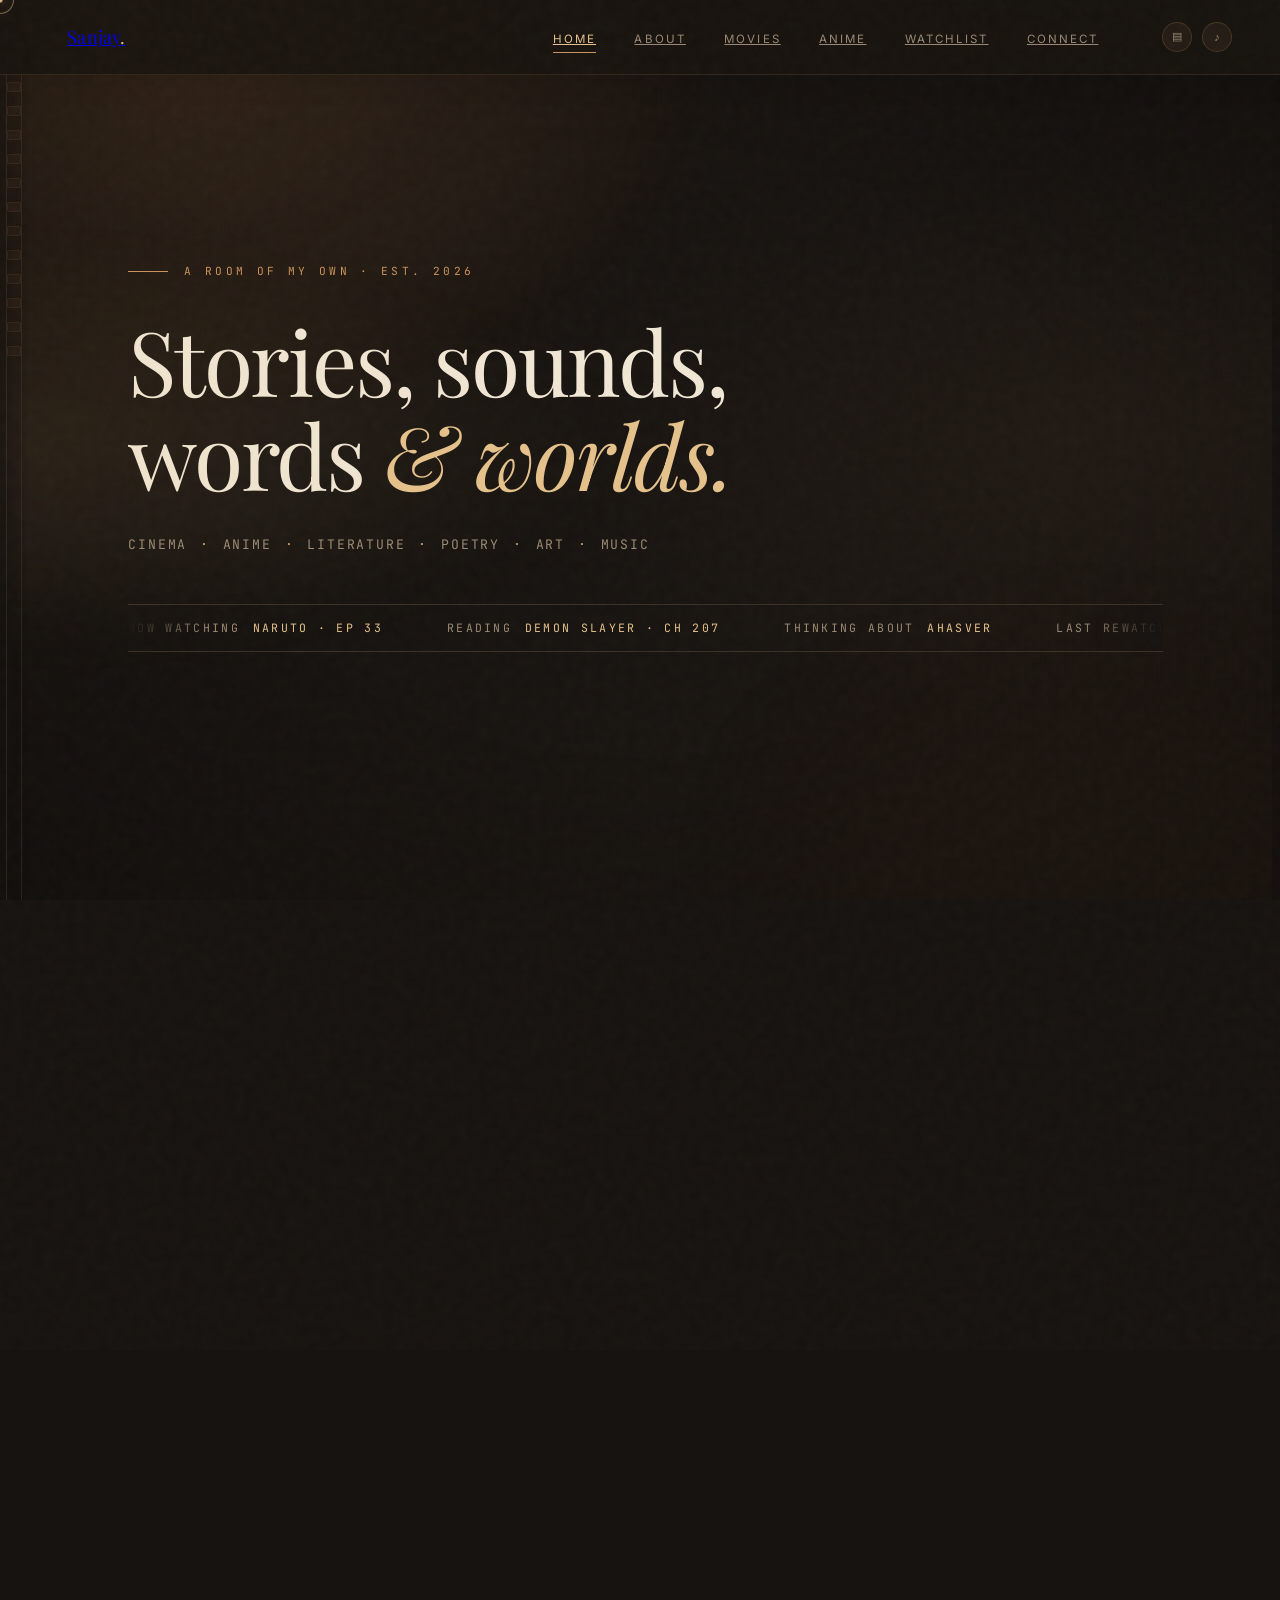
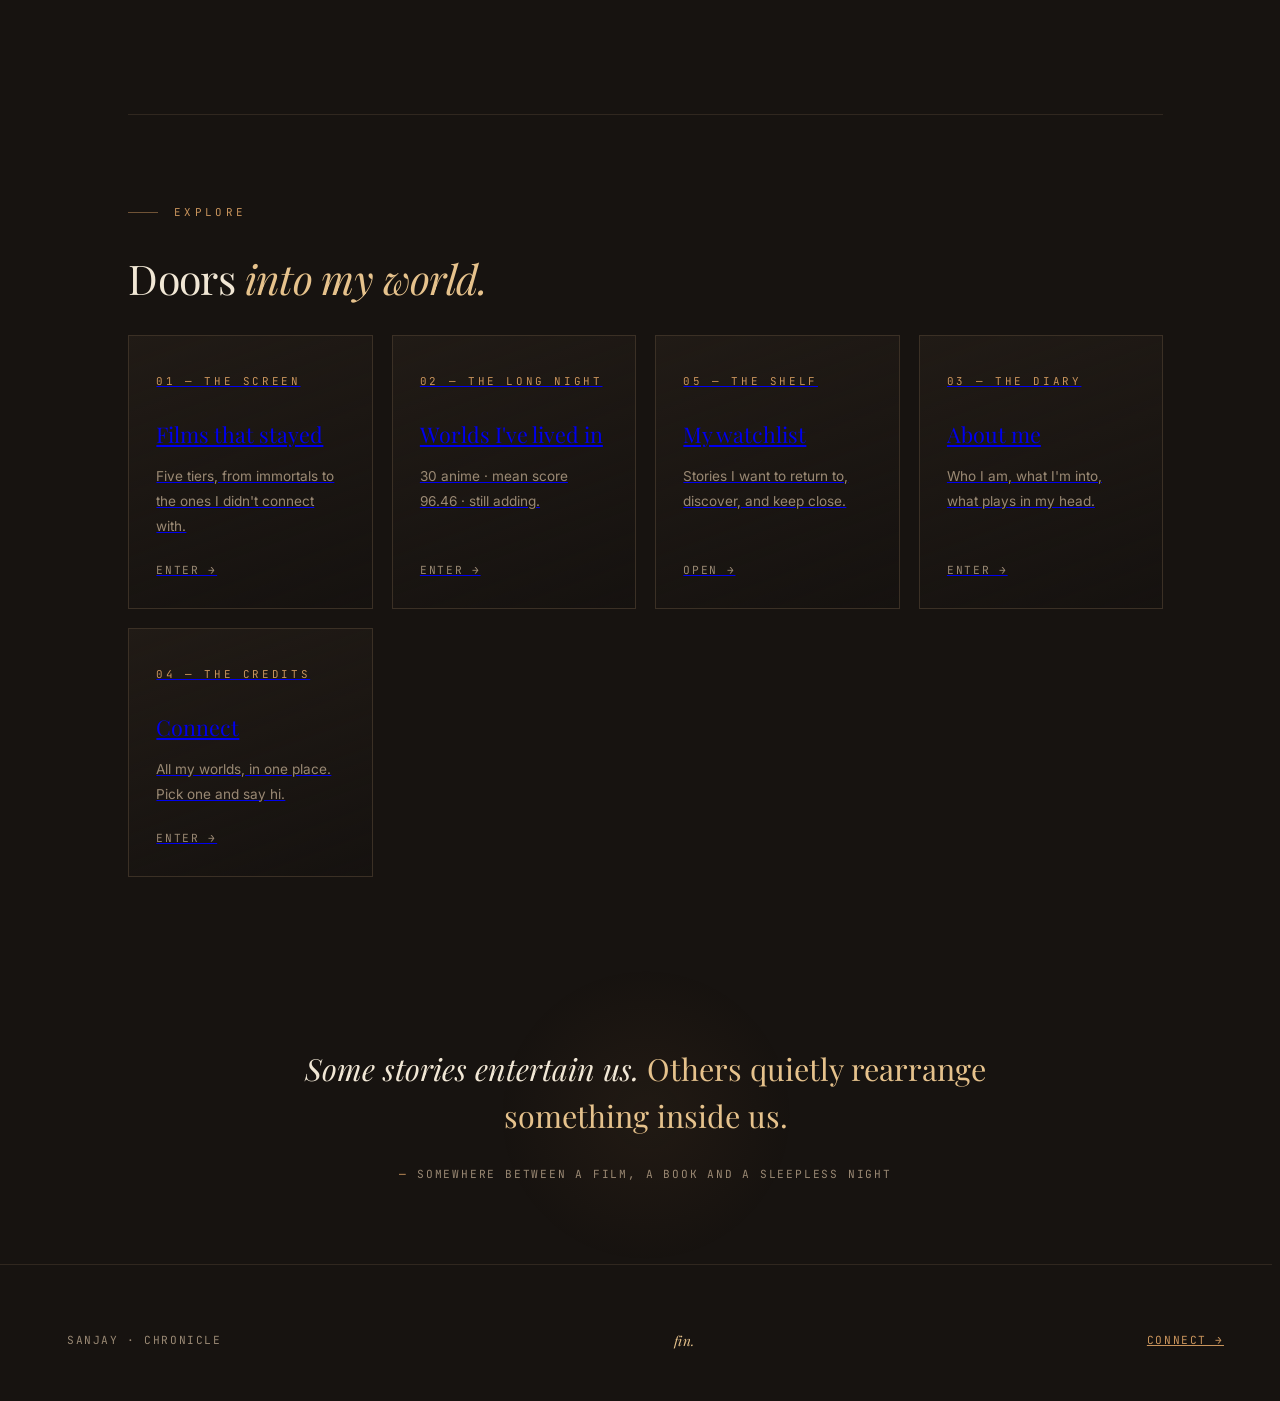
<file: index.html>
<!DOCTYPE html>
<html lang="en">
<head>
<meta charset="UTF-8">
<meta name="viewport" content="width=device-width, initial-scale=1.0">
<title>Sanjay · Stories, sounds, words & worlds</title>
<meta name="description" content="A room of my own. Films, anime, books, music, and the stories that shaped me.">
<link rel="preconnect" href="https://fonts.googleapis.com">
<link rel="preconnect" href="https://fonts.gstatic.com" crossorigin>
<link href="https://fonts.googleapis.com/css2?family=Playfair+Display:ital,wght@0,400;0,500;1,400;1,500&family=Inter:wght@300;400;500&family=JetBrains+Mono:wght@300;400&display=swap" rel="stylesheet">
<link rel="stylesheet" href="assets/style.css">
</head>
<body>

<div class="filmstrip">
  <div class="hole"></div><div class="hole"></div><div class="hole"></div>
  <div class="hole"></div><div class="hole"></div><div class="hole"></div>
  <div class="hole"></div><div class="hole"></div><div class="hole"></div>
  <div class="hole"></div><div class="hole"></div><div class="hole"></div>
  <div class="hole"></div><div class="hole"></div><div class="hole"></div>
</div>

<nav>
  <a href="index.html" class="brand">Sanjay<span>.</span></a>
  <ul>
    <li><a href="index.html" class="navlink">Home</a></li>
    <li><a href="about.html" class="navlink">About</a></li>
    <li><a href="movies.html" class="navlink">Movies</a></li>
    <li><a href="anime.html" class="navlink">Anime</a></li>
    <li><a href="watchlist.html" class="navlink">Watchlist</a></li>
    <li><a href="connect.html" class="navlink">Connect</a></li>
    <li class="nav-tools">
      <button class="tool-btn" id="toggle-scanlines" title="Toggle scanlines">▤</button>
      <button class="tool-btn" id="toggle-sound" title="Toggle sound">♪</button>
    </li>
  </ul>
</nav>

<main>
  <div class="container">

    <section class="hero">
      <div class="eyebrow">A room of my own · est. 2026</div>
      <h1>Stories, sounds,<br>words <em>& worlds.</em></h1>
      <div class="sub">
        <span>Cinema</span> <b>·</b>
        <span>Anime</span> <b>·</b>
        <span>Literature</span> <b>·</b>
        <span>Poetry</span> <b>·</b>
        <span>Art</span> <b>·</b>
        <span>Music</span>
      </div>

      <div class="marquee">
        <div class="marquee-track">
          <span><i>Now watching</i> <b>Naruto · ep 33</b></span>
          <span><i>Reading</i> <b>Demon Slayer · ch 207</b></span>
          <span><i>Thinking about</i> <b>Ahasver</b></span>
          <span><i>Last rewatch</i> <b>96 · 8th time</b></span>
          <span><i>Now watching</i> <b>Naruto · ep 33</b></span>
          <span><i>Reading</i> <b>Demon Slayer · ch 207</b></span>
          <span><i>Thinking about</i> <b>Ahasver</b></span>
          <span><i>Last rewatch</i> <b>96 · 8th time</b></span>
        </div>
      </div>
    </section>

    <section class="bordered reveal">
      <div class="section-label">Introduction</div>
      <h2>I find pieces of myself <em>in stories.</em></h2>
      <p>I've always been drawn to the things that make us feel something. A film that stays in my head long after the credits. A song that suddenly brings back a memory. An anime world I don't want to leave. A book whose characters begin to feel strangely familiar. A poem that says, in a few lines, what I couldn't put into words.</p>
      <p>This is a small corner of the internet for all of that. <strong>Not a portfolio. Not a catalogue.</strong> Just a collection of the things I love, discover, and keep coming back to.</p>
    </section>

    <section class="bordered reveal">
      <div class="section-label">Currently in my head</div>
      <div class="currently-grid">
        <div class="currently-card">
          <div class="label">Watching</div>
          <div class="value">Naruto</div>
          <div class="note">33 episodes in. The journey begins.</div>
        </div>
        <div class="currently-card">
          <div class="label">Reading</div>
          <div class="value">Demon Slayer</div>
          <div class="note">Manga · 207 chapters · ongoing.</div>
        </div>
        <div class="currently-card">
          <div class="label">Thinking about</div>
          <div class="value">Ahasver</div>
          <div class="note">Still can't stop thinking about that ending.</div>
        </div>
      </div>
    </section>

    <section class="bordered reveal">
      <div class="section-label">Explore</div>
      <h2>Doors <em>into my world.</em></h2>
      <div class="doors">
        <a href="movies.html" class="door">
          <div class="num">01 — THE SCREEN</div>
          <h3>Films that stayed</h3>
          <p>Five tiers, from immortals to the ones I didn't connect with.</p>
          <div class="arrow">ENTER →</div>
        </a>
        <a href="anime.html" class="door">
          <div class="num">02 — THE LONG NIGHT</div>
          <h3>Worlds I've lived in</h3>
          <p>30 anime · mean score 96.46 · still adding.</p>
          <div class="arrow">ENTER →</div>
        </a>
        <a href="watchlist.html" class="door">
          <div class="num">05 — THE SHELF</div>
          <h3>My watchlist</h3>
          <p>Stories I want to return to, discover, and keep close.</p>
          <div class="arrow">OPEN →</div>
        </a>
        <a href="about.html" class="door">
          <div class="num">03 — THE DIARY</div>
          <h3>About me</h3>
          <p>Who I am, what I'm into, what plays in my head.</p>
          <div class="arrow">ENTER →</div>
        </a>
        <a href="connect.html" class="door">
          <div class="num">04 — THE CREDITS</div>
          <h3>Connect</h3>
          <p>All my worlds, in one place. Pick one and say hi.</p>
          <div class="arrow">ENTER →</div>
        </a>
      </div>
    </section>

    <section class="reveal quote-block">
      <p>Some stories entertain us. <em>Others quietly rearrange something inside us.</em></p>
      <div class="attribution">somewhere between a film, a book and a sleepless night</div>
    </section>

  </div>
</main>

<footer>
  <div>Sanjay · Chronicle</div>
  <div class="end-mark">fin.</div>
  <div><a href="connect.html">Connect →</a></div>
</footer>

<script src="assets/effects.js"></script>
<script src="assets/script.js"></script>
</body>
</html>
</file>
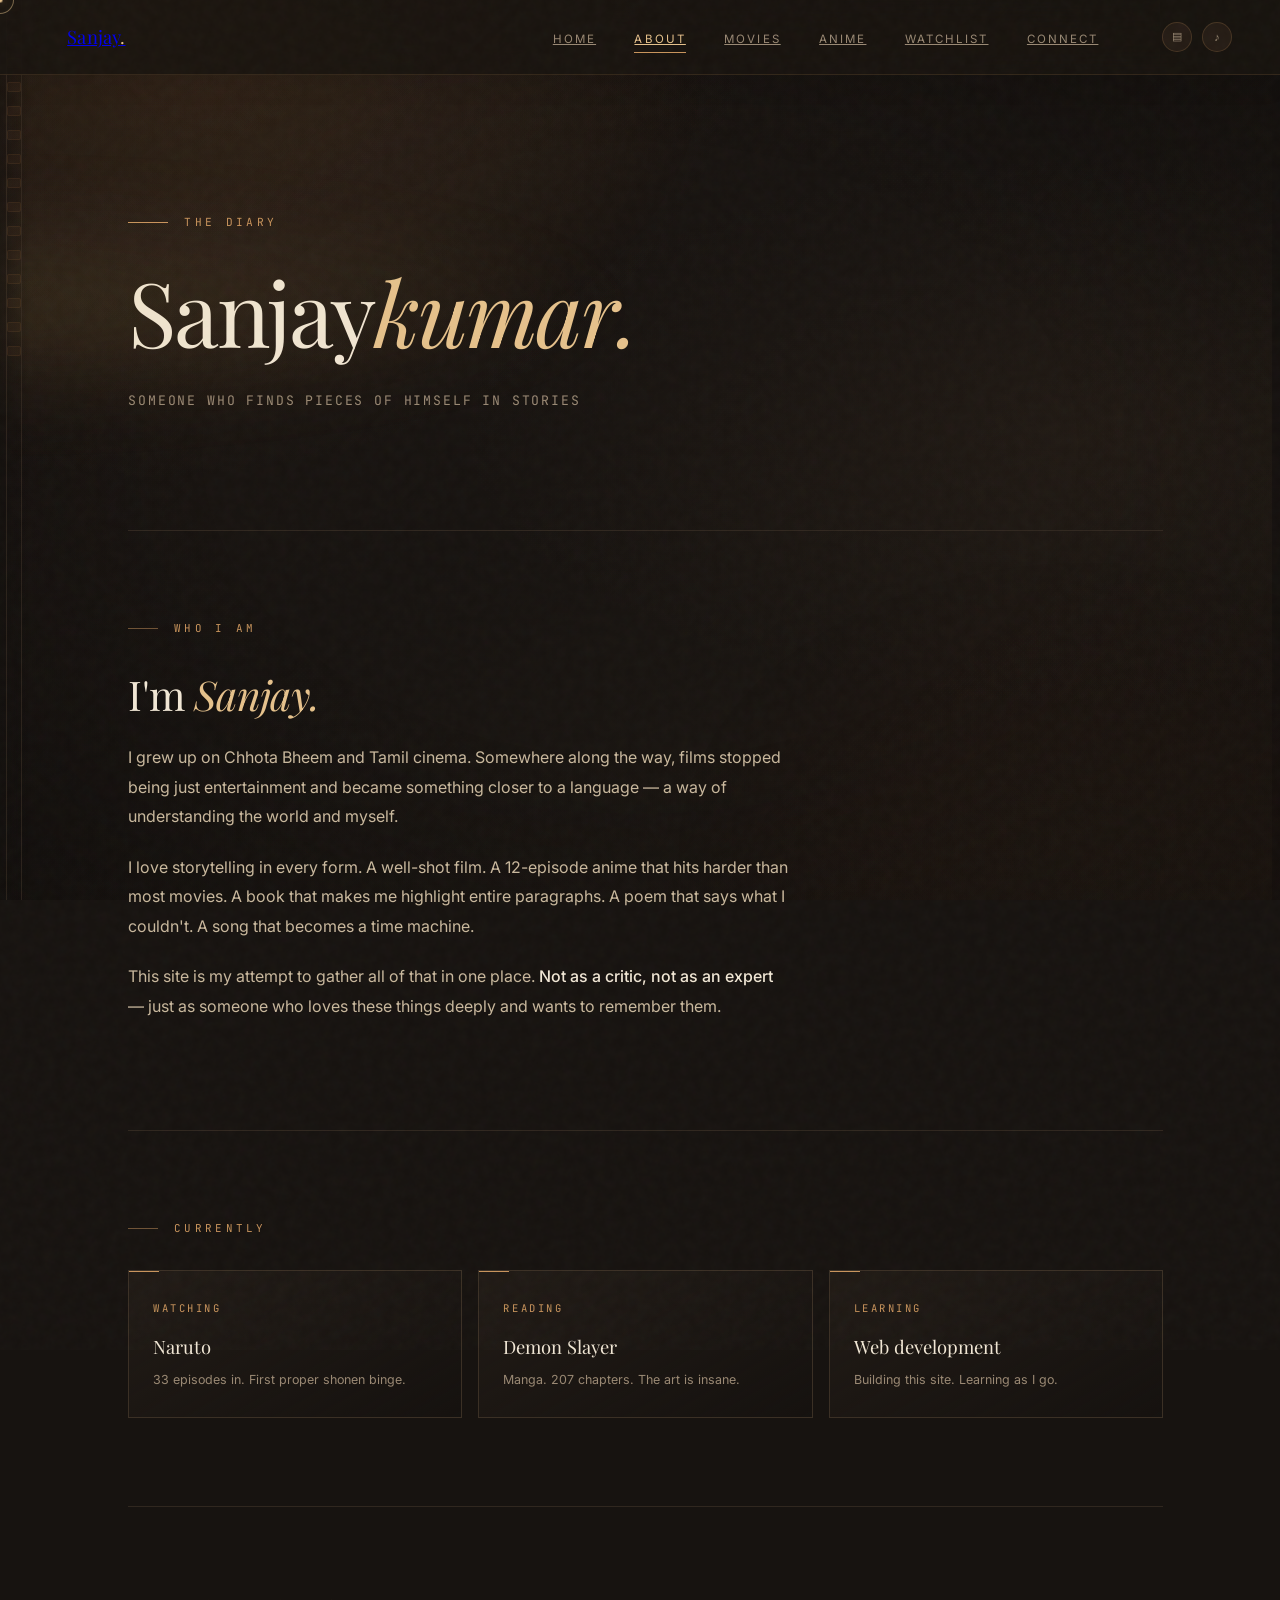
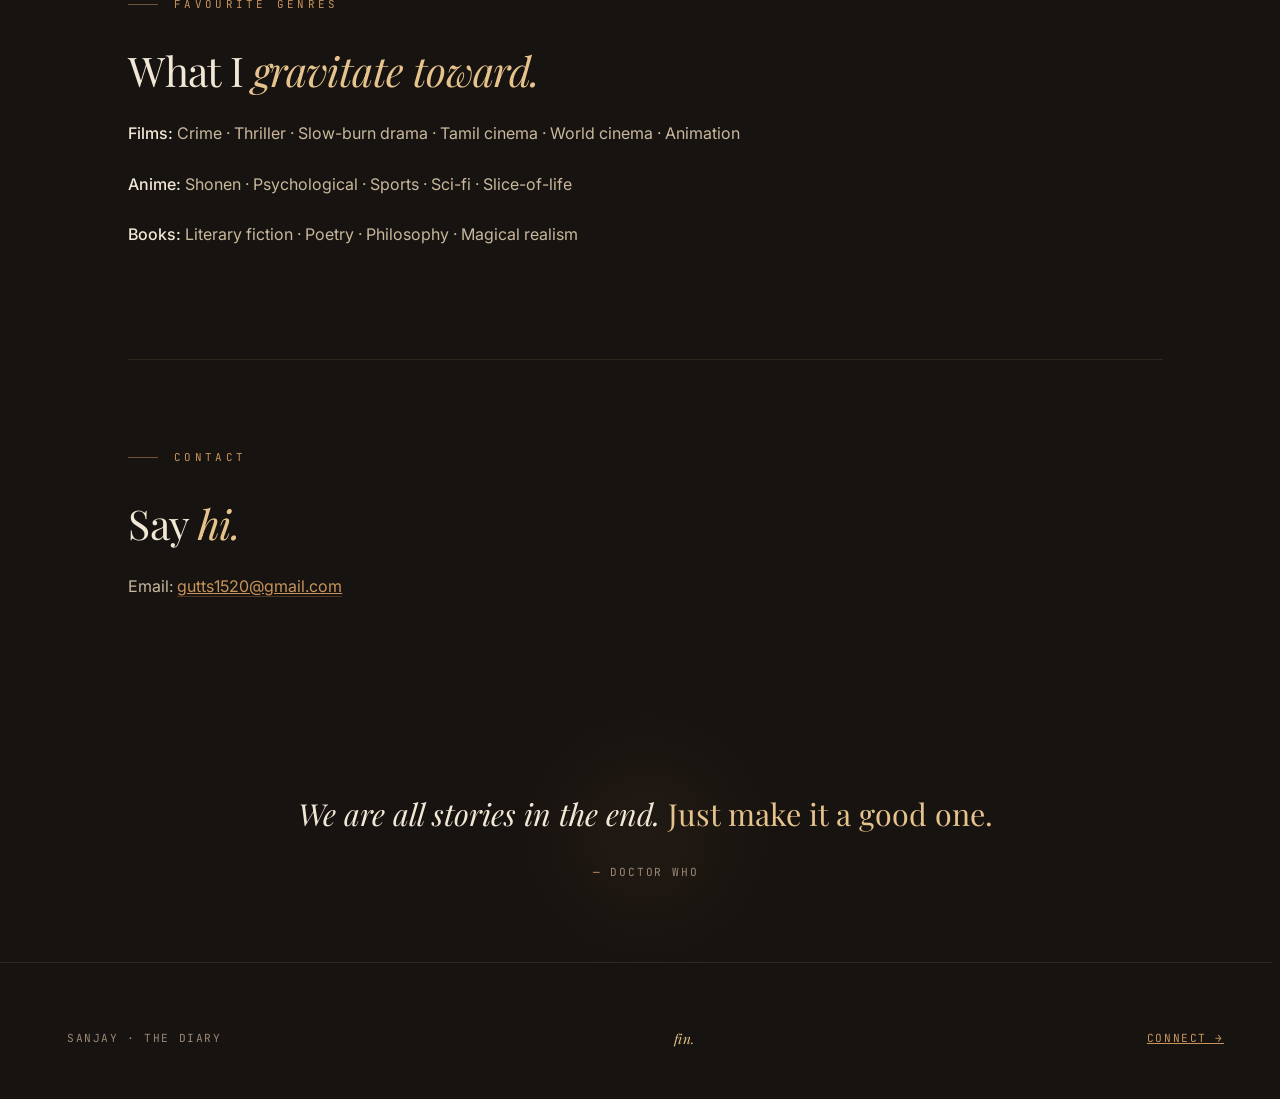
<file: about.html>
<!DOCTYPE html>
<html lang="en">
<head>
<meta charset="UTF-8">
<meta name="viewport" content="width=device-width, initial-scale=1.0">
<title>About · Sanjay</title>
<link rel="preconnect" href="https://fonts.googleapis.com">
<link rel="preconnect" href="https://fonts.gstatic.com" crossorigin>
<link href="https://fonts.googleapis.com/css2?family=Playfair+Display:ital,wght@0,400;0,500;1,400;1,500&family=Inter:wght@300;400;500&family=JetBrains+Mono:wght@300;400&display=swap" rel="stylesheet">
<link rel="stylesheet" href="assets/style.css">
</head>
<body>

<div class="filmstrip">
  <div class="hole"></div><div class="hole"></div><div class="hole"></div>
  <div class="hole"></div><div class="hole"></div><div class="hole"></div>
  <div class="hole"></div><div class="hole"></div><div class="hole"></div>
  <div class="hole"></div><div class="hole"></div><div class="hole"></div>
  <div class="hole"></div><div class="hole"></div><div class="hole"></div>
</div>

<nav>
  <a href="index.html" class="brand">Sanjay<span>.</span></a>
  <ul>
    <li><a href="index.html" class="navlink">Home</a></li>
    <li><a href="about.html" class="navlink">About</a></li>
    <li><a href="movies.html" class="navlink">Movies</a></li>
    <li><a href="anime.html" class="navlink">Anime</a></li>
    <li><a href="watchlist.html" class="navlink">Watchlist</a></li>
    <li><a href="connect.html" class="navlink">Connect</a></li>
    <li class="nav-tools">
      <button class="tool-btn" id="toggle-scanlines" title="Toggle scanlines">▤</button>
      <button class="tool-btn" id="toggle-sound" title="Toggle sound">♪</button>
    </li>
  </ul>
</nav>

<main>
  <div class="container">

    <section class="hero" style="min-height: 50vh;">
      <div class="eyebrow">The Diary</div>
      <h1>Sanjay<em>kumar.</em></h1>
      <div class="sub">
        <span>Someone who finds pieces of himself in stories</span>
      </div>
    </section>

    <section class="bordered reveal">
      <div class="section-label">Who I Am</div>
      <h2>I'm <em>Sanjay.</em></h2>
      <p>I grew up on Chhota Bheem and Tamil cinema. Somewhere along the way, films stopped being just entertainment and became something closer to a language — a way of understanding the world and myself.</p>
      <p>I love storytelling in every form. A well-shot film. A 12-episode anime that hits harder than most movies. A book that makes me highlight entire paragraphs. A poem that says what I couldn't. A song that becomes a time machine.</p>
      <p>This site is my attempt to gather all of that in one place. <strong>Not as a critic, not as an expert</strong> — just as someone who loves these things deeply and wants to remember them.</p>
    </section>

    <section class="bordered reveal">
      <div class="section-label">Currently</div>
      <div class="currently-grid">
        <div class="currently-card">
          <div class="label">Watching</div>
          <div class="value">Naruto</div>
          <div class="note">33 episodes in. First proper shonen binge.</div>
        </div>
        <div class="currently-card">
          <div class="label">Reading</div>
          <div class="value">Demon Slayer</div>
          <div class="note">Manga. 207 chapters. The art is insane.</div>
        </div>
        <div class="currently-card">
          <div class="label">Learning</div>
          <div class="value">Web development</div>
          <div class="note">Building this site. Learning as I go.</div>
        </div>
      </div>
    </section>

    <section class="bordered reveal">
      <div class="section-label">Favourite Genres</div>
      <h2>What I <em>gravitate toward.</em></h2>
      <p><strong>Films:</strong> Crime · Thriller · Slow-burn drama · Tamil cinema · World cinema · Animation</p>
      <p><strong>Anime:</strong> Shonen · Psychological · Sports · Sci-fi · Slice-of-life</p>
      <p><strong>Books:</strong> Literary fiction · Poetry · Philosophy · Magical realism</p>
    </section>

    <section class="bordered reveal">
      <div class="section-label">Contact</div>
      <h2>Say <em>hi.</em></h2>
      <p>Email: <a href="mailto:gutts1520@gmail.com" style="color: var(--amber); border-bottom: 1px solid rgba(200,134,74,0.3);">gutts1520@gmail.com</a></p>
    </section>

    <section class="reveal quote-block">
      <p>We are all stories in the end. <em>Just make it a good one.</em></p>
      <div class="attribution">Doctor Who</div>
    </section>

  </div>
</main>

<footer>
  <div>Sanjay · The Diary</div>
  <div class="end-mark">fin.</div>
  <div><a href="connect.html">Connect →</a></div>
</footer>

<script src="assets/effects.js"></script>
<script src="assets/script.js"></script>
</body>
</html>
</file>
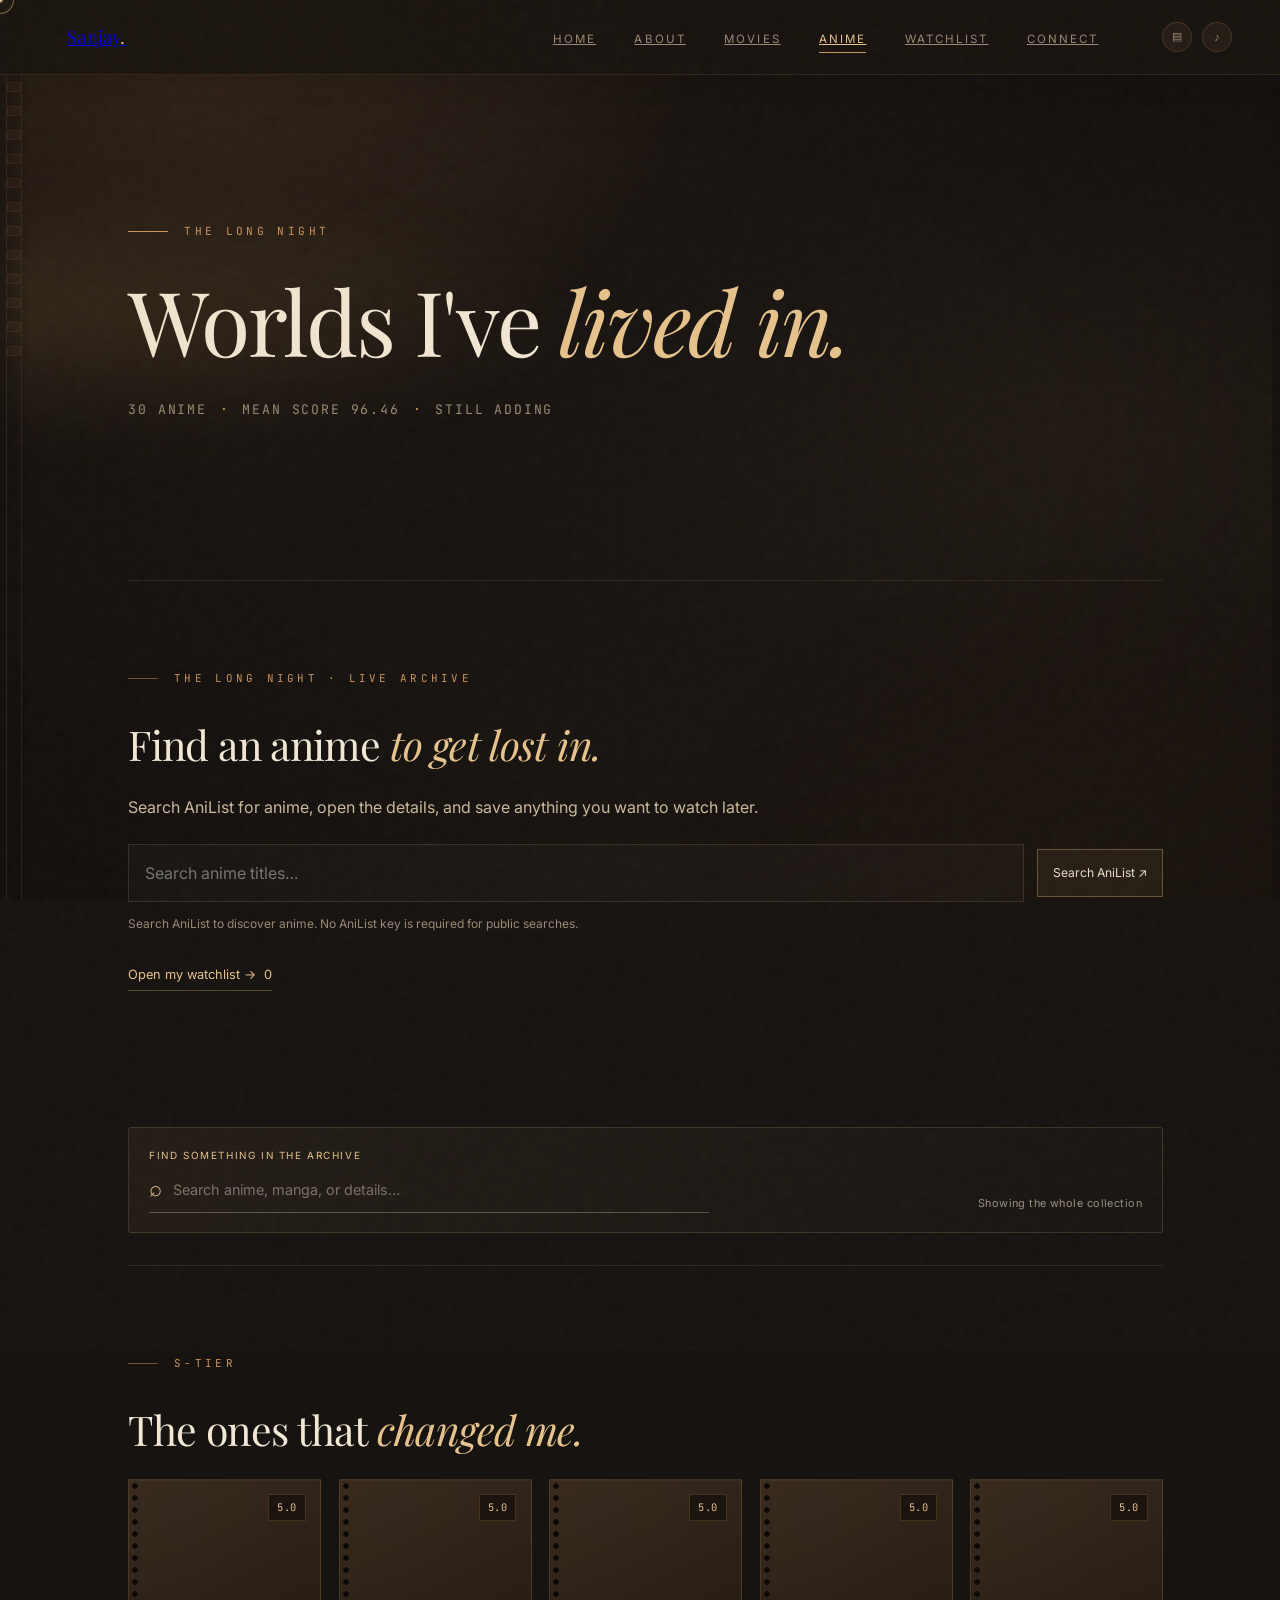
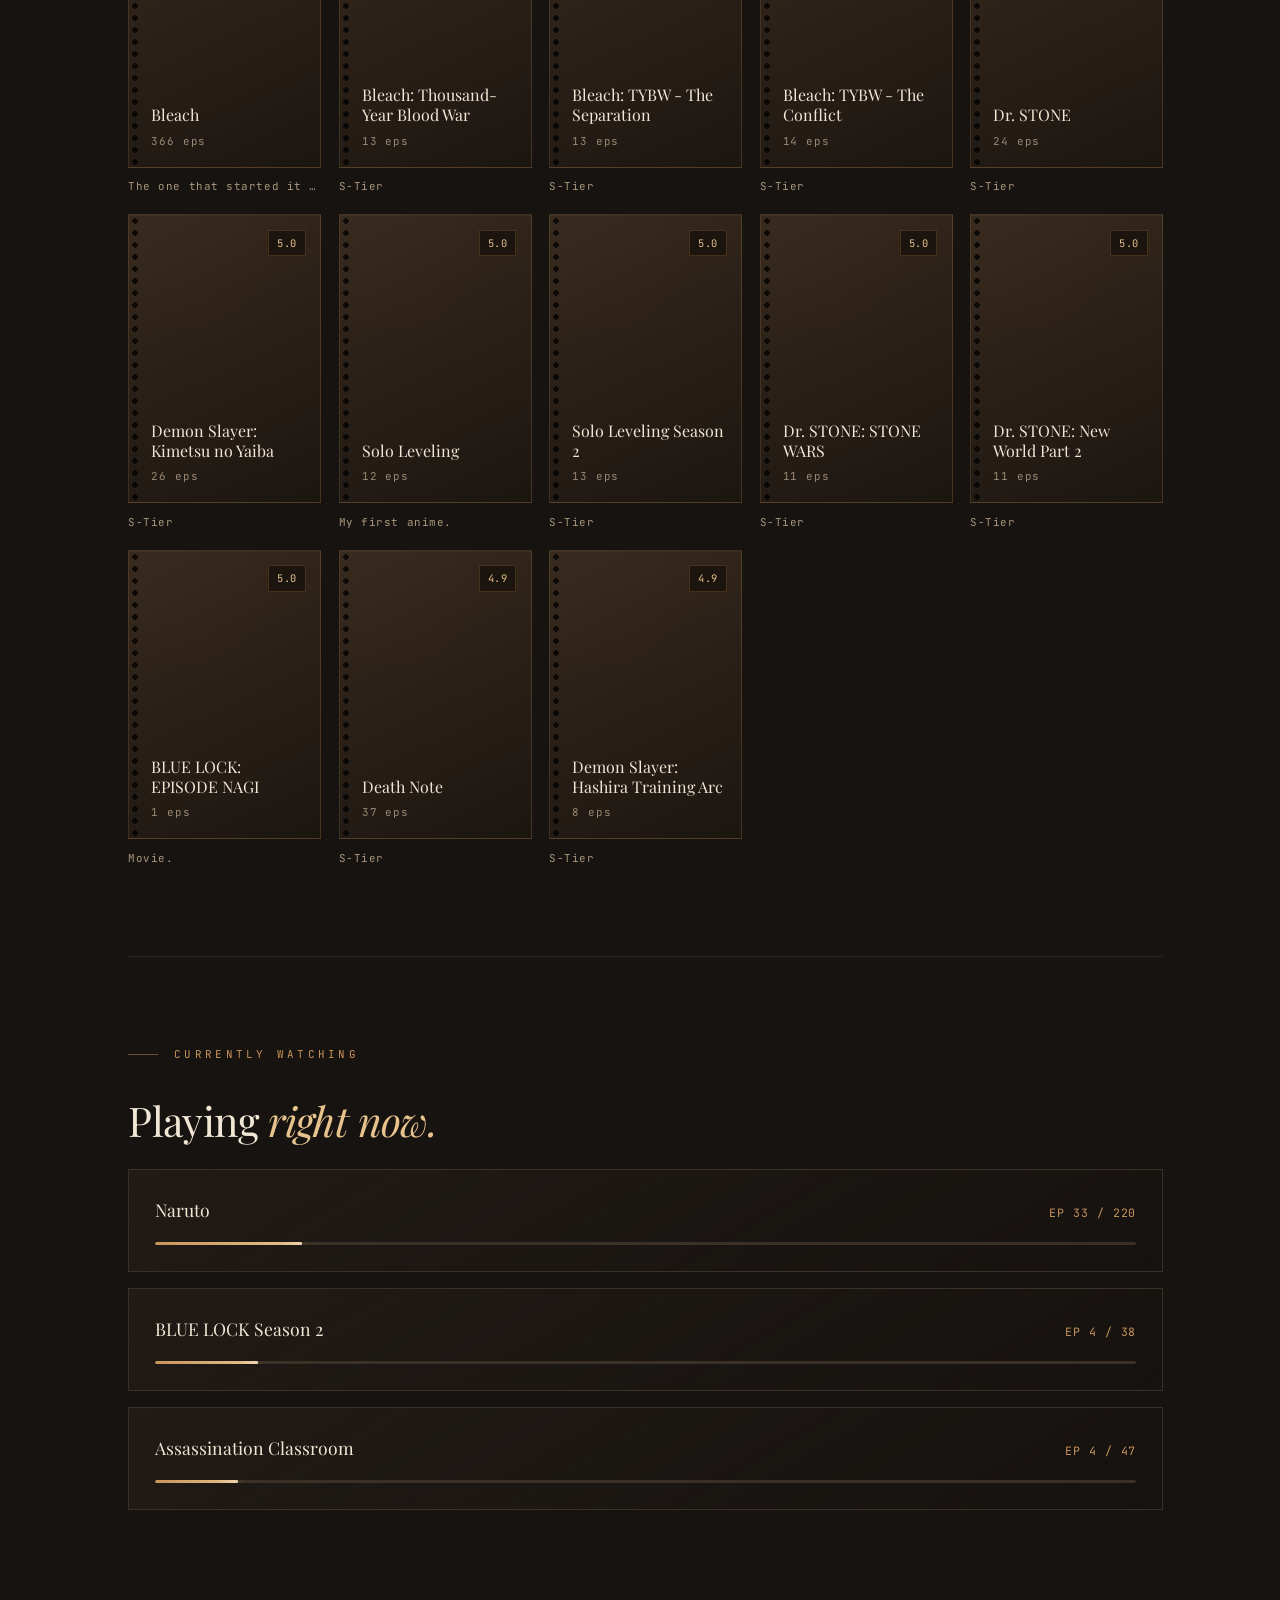
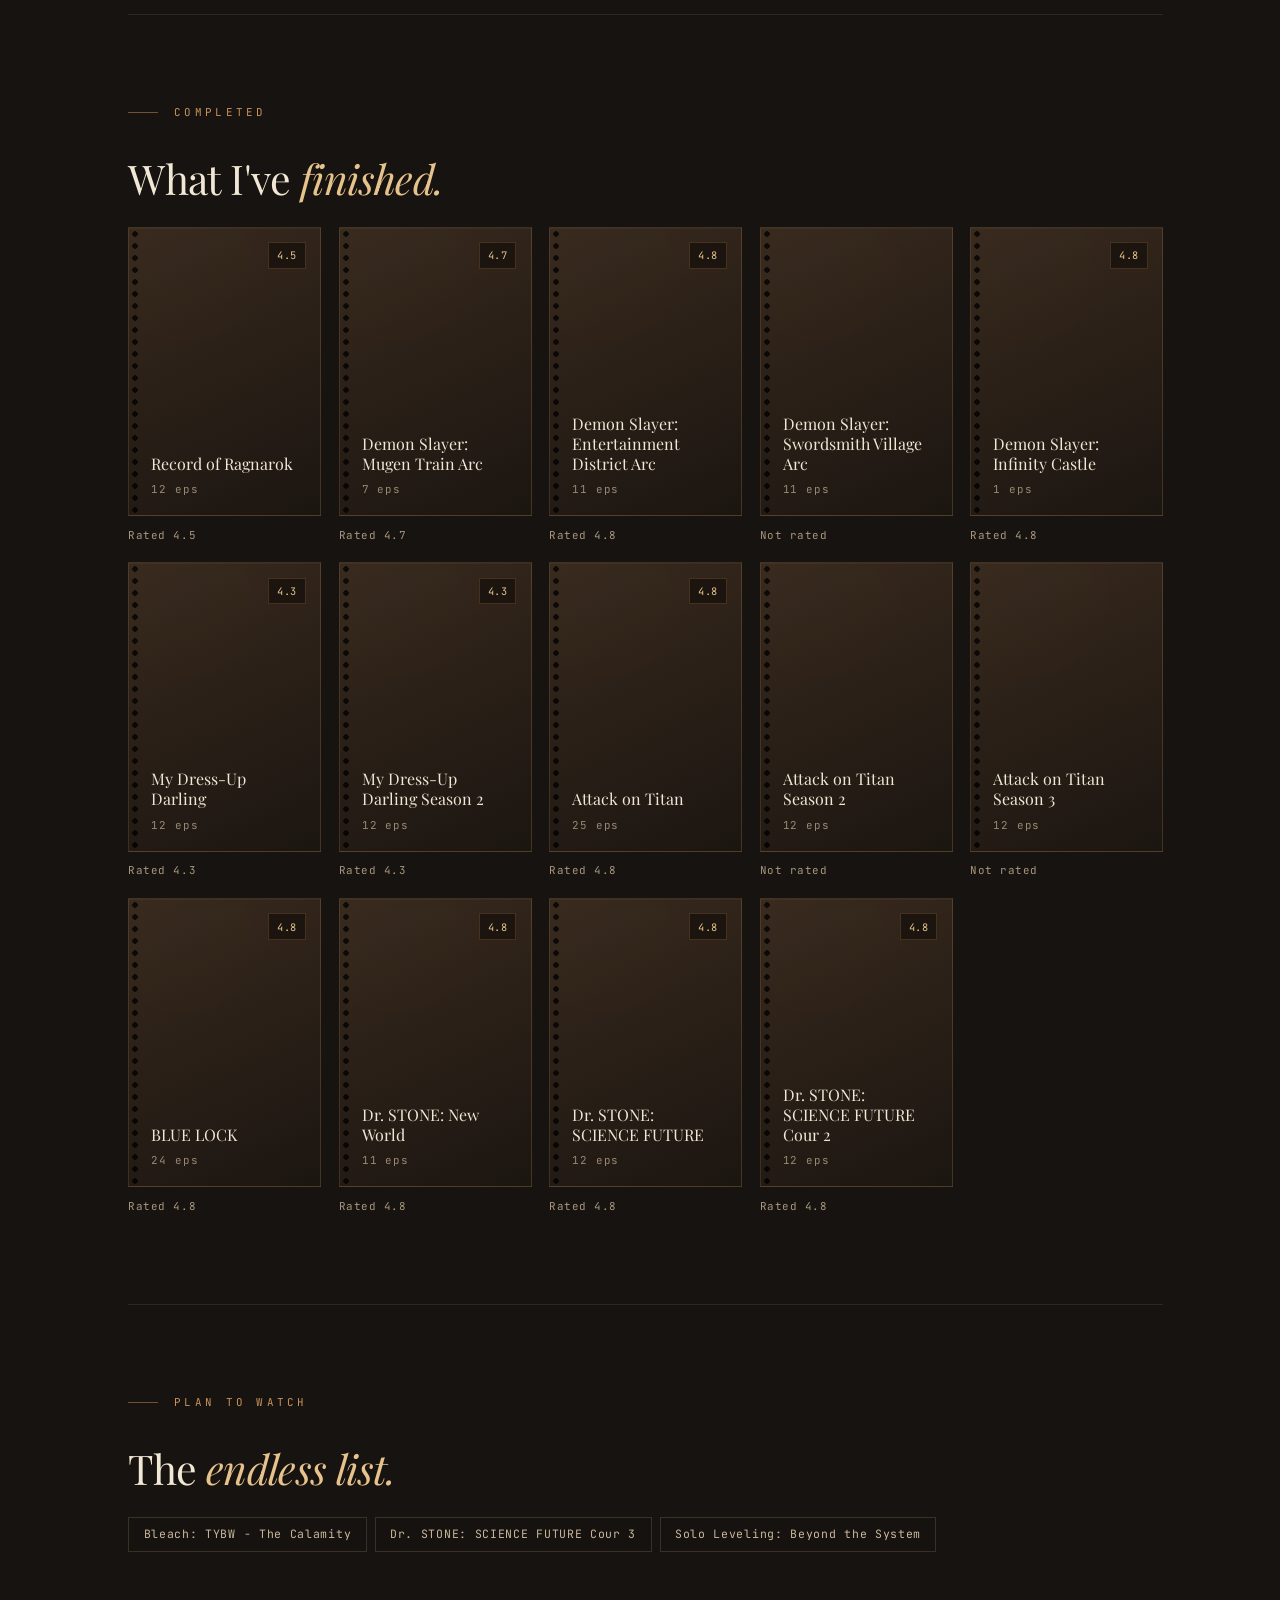
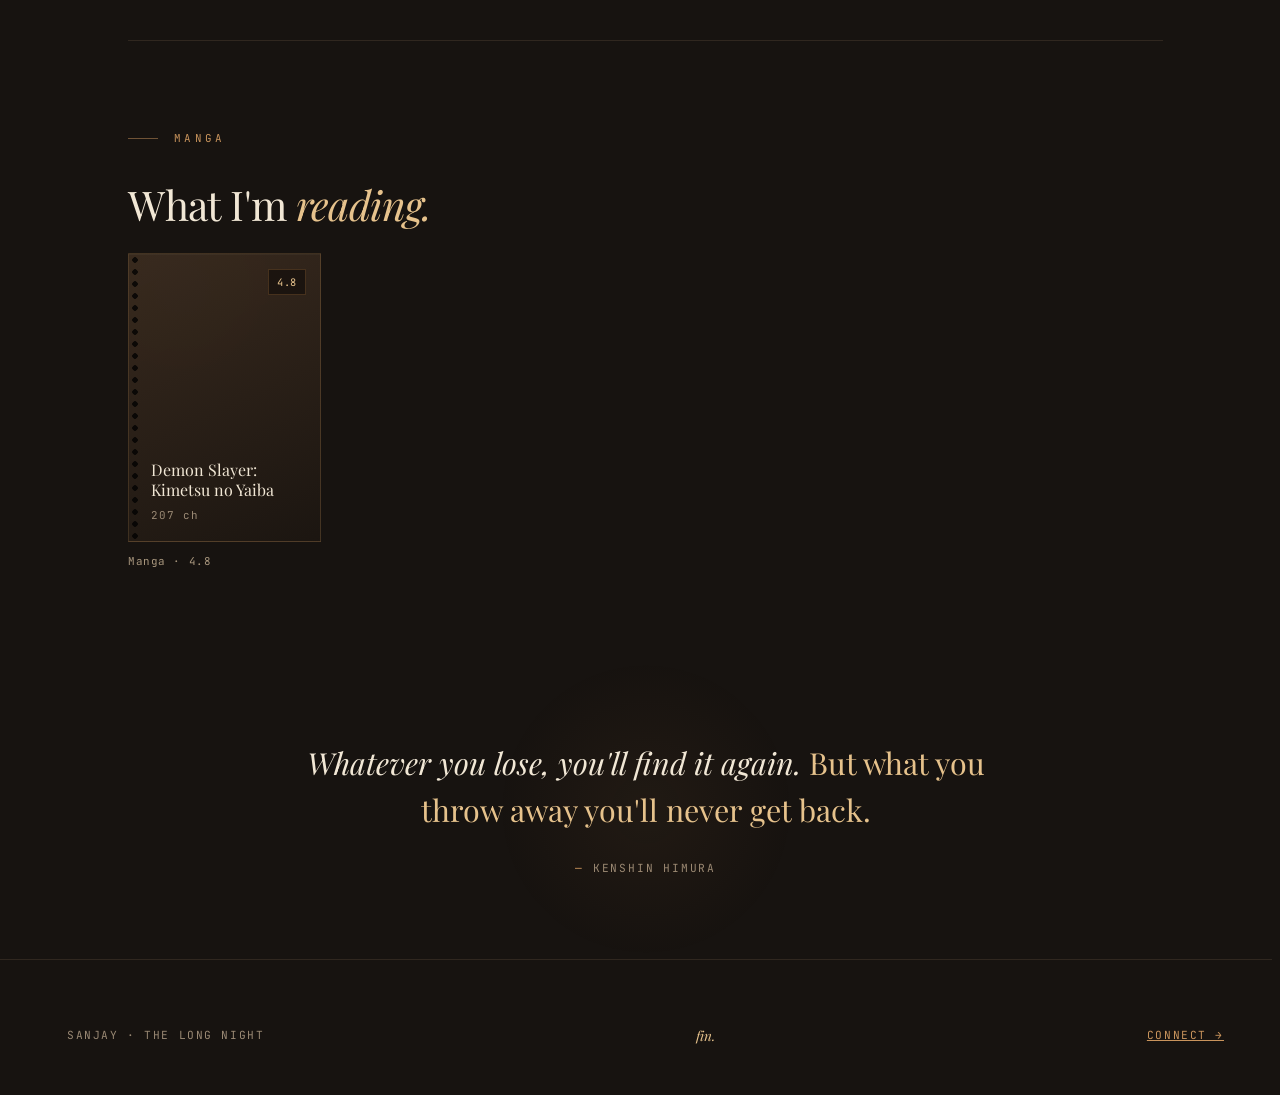
<file: anime.html>
<!DOCTYPE html>
<html lang="en">
<head>
<meta charset="UTF-8">
<meta name="viewport" content="width=device-width, initial-scale=1.0">
<title>Anime · Sanjay</title>
<link rel="preconnect" href="https://fonts.googleapis.com">
<link rel="preconnect" href="https://fonts.gstatic.com" crossorigin>
<link href="https://fonts.googleapis.com/css2?family=Playfair+Display:ital,wght@0,400;0,500;1,400;1,500&family=Inter:wght@300;400;500&family=JetBrains+Mono:wght@300;400&display=swap" rel="stylesheet">
<link rel="stylesheet" href="assets/style.css">
</head>
<body>

<div class="filmstrip">
  <div class="hole"></div><div class="hole"></div><div class="hole"></div>
  <div class="hole"></div><div class="hole"></div><div class="hole"></div>
  <div class="hole"></div><div class="hole"></div><div class="hole"></div>
  <div class="hole"></div><div class="hole"></div><div class="hole"></div>
  <div class="hole"></div><div class="hole"></div><div class="hole"></div>
</div>

<nav>
  <a href="index.html" class="brand">Sanjay<span>.</span></a>
  <ul>
    <li><a href="index.html" class="navlink">Home</a></li>
    <li><a href="about.html" class="navlink">About</a></li>
    <li><a href="movies.html" class="navlink">Movies</a></li>
    <li><a href="anime.html" class="navlink">Anime</a></li>
    <li><a href="watchlist.html" class="navlink">Watchlist</a></li>
    <li><a href="connect.html" class="navlink">Connect</a></li>
    <li class="nav-tools">
      <button class="tool-btn" id="toggle-scanlines" title="Toggle scanlines">▤</button>
      <button class="tool-btn" id="toggle-sound" title="Toggle sound">♪</button>
    </li>
  </ul>
</nav>

<main>
  <div class="container">

    <section class="hero" style="min-height: 52vh;">
      <div class="eyebrow">The Long Night</div>
      <h1>Worlds I've <em>lived in.</em></h1>
      <div class="sub">
        <span>30 anime</span> <b>·</b>
        <span>Mean score 96.46</span> <b>·</b>
        <span>Still adding</span>
      </div>
    </section>
    <section class="bordered media-api-section reveal" aria-labelledby="anilist-heading">
      <div class="section-label">The Long Night · Live Archive</div>
      <h2 id="anilist-heading">Find an anime <em>to get lost in.</em></h2>
      <p>Search AniList for anime, open the details, and save anything you want to watch later.</p>
      <form class="media-search-form" id="anilist-search-form">
        <input class="media-search-input" id="anilist-search-input" type="search" placeholder="Search anime titles…" aria-label="Search anime titles" required>
        <button class="media-search-button" type="submit">Search AniList ↗</button>
      </form>
      <p class="media-status" id="anilist-status" aria-live="polite">Search AniList to discover anime. No AniList key is required for public searches.</p>
      <div class="media-results-grid" id="anilist-results"></div>
      <a class="media-watchlist-link" href="watchlist.html">Open my watchlist → <span data-watchlist-count>0</span></a>
    </section>


    <section class="archive-tools reveal" aria-label="Anime archive search">
      <div class="archive-search-wrap">
        <label class="archive-search-label" for="archive-search">Find something in the archive</label>
        <div class="archive-search-row">
          <span class="archive-search-icon" aria-hidden="true">⌕</span>
          <input id="archive-search" class="archive-search" type="search" placeholder="Search anime, manga, or details…" autocomplete="off" spellcheck="false">
          <button class="archive-clear" id="archive-clear" type="button" aria-label="Clear search" hidden>Clear</button>
        </div>
      </div>
      <p class="archive-count" id="archive-count" aria-live="polite">Showing the whole collection</p>
    </section>

    <section class="bordered reveal">
      <div class="section-label">S-Tier</div>
      <h2>The ones that <em>changed me.</em></h2>
      <div class="poster-grid" id="s-tier-grid"></div>
    </section>

    <section class="bordered reveal">
      <div class="section-label">Currently Watching</div>
      <h2>Playing <em>right now.</em></h2>
      <div id="watching-container"></div>
    </section>

    <section class="bordered reveal">
      <div class="section-label">Completed</div>
      <h2>What I've <em>finished.</em></h2>
      <div class="poster-grid" id="completed-grid"></div>
    </section>

    <section class="bordered reveal">
      <div class="section-label">Plan to Watch</div>
      <h2>The <em>endless list.</em></h2>
      <div class="tag-row" id="ptw-container"></div>
    </section>

    <section class="bordered reveal">
      <div class="section-label">Manga</div>
      <h2>What I'm <em>reading.</em></h2>
      <div class="poster-grid" id="manga-container"></div>
    </section>

    <section class="reveal quote-block">
      <p>Whatever you lose, you'll find it again. <em>But what you throw away you'll never get back.</em></p>
      <div class="attribution">Kenshin Himura</div>
    </section>

  </div>
</main>

<div class="modal-overlay" id="modal-overlay">
  <div class="modal">
    <button class="close" aria-label="Close">&times;</button>
    <h3></h3>
    <div class="modal-meta"></div>
    <div class="stars"></div>
    <div class="review"></div>
  </div>
</div>

<footer>
  <div>Sanjay · The Long Night</div>
  <div class="end-mark">fin.</div>
  <div><a href="connect.html">Connect →</a></div>
</footer>

<script src="assets/anime-data.js"></script>
<script src="assets/effects.js"></script>
<script src="assets/script.js"></script>
<script src="assets/api-config.js"></script>
<script src="assets/media-api.js"></script>
<script>
document.addEventListener('DOMContentLoaded', () => {

  const scoreToStars = (r) => {
    if (!r) return '';
    const s = r / 20;
    const full = Math.floor(s);
    const half = s % 1 >= 0.5;
    return '★'.repeat(full) + (half ? '½' : '');
  };

  // S-Tier
  const st = document.getElementById('s-tier-grid');
  ANIME.sTier.anime.forEach(a => {
    const score = a.r ? (a.r / 20).toFixed(1) : '';
    const starsStr = scoreToStars(a.r);
    const data = JSON.stringify({ title: a.t, year: a.e + ' episodes', stars: starsStr, note: a.note });
    st.innerHTML += `<div class="poster" data-modal='${data.replace(/'/g, "&#39;")}'>
      <div class="plate">
        <div class="title">${a.t}</div>
        <div class="year">${a.e} eps</div>
        ${score ? `<div class="rating">${score}</div>` : ''}
      </div>
      <div class="meta">${a.note ? a.note.slice(0, 32) : 'S-Tier'}</div>
    </div>`;
  });

  // Currently Watching with progress
  const watchContainer = document.getElementById('watching-container');
  ANIME.currentlyWatching.forEach((a, i) => {
    const max = a.total || (a.e * 4) || 100;
    const pct = Math.min(100, (a.e / max) * 100);
    const card = document.createElement('div');
    card.className = 'progress-card reveal';
    card.innerHTML = `
      <div class="title-row">
        <div class="title">${a.t}</div>
        <div class="count">EP ${a.e} / ${max}</div>
      </div>
      <div class="progress-bar">
        <div class="fill" style="width: 0%;" data-target="${pct}"></div>
      </div>
    `;
    watchContainer.appendChild(card);
  });

  // Animate progress bars
  setTimeout(() => {
    document.querySelectorAll('.progress-bar .fill').forEach(f => {
      f.style.width = f.dataset.target + '%';
    });
  }, 400);

  // Completed
  const comp = document.getElementById('completed-grid');
  ANIME.completed.forEach(a => {
    const score = a.r ? (a.r / 20).toFixed(1) : '';
    const starsStr = scoreToStars(a.r);
    const data = JSON.stringify({ title: a.t, year: a.e + ' episodes', stars: starsStr, note: '' });
    comp.innerHTML += `<div class="poster" data-modal='${data.replace(/'/g, "&#39;")}'>
      <div class="plate">
        <div class="title">${a.t}</div>
        <div class="year">${a.e} eps</div>
        ${score ? `<div class="rating">${score}</div>` : ''}
      </div>
      <div class="meta">${a.r ? 'Rated ' + score : 'Not rated'}</div>
    </div>`;
  });

  // PTW
  const ptw = document.getElementById('ptw-container');
  ANIME.planToWatch.forEach(a => {
    const span = document.createElement('span');
    span.className = 'tag';
    span.textContent = a;
    ptw.appendChild(span);
  });

  // Manga
  const manga = document.getElementById('manga-container');
  MANGA.forEach(m => {
    const score = (m.r / 20).toFixed(1);
    const starsStr = scoreToStars(m.r);
    const data = JSON.stringify({ title: m.t, year: m.ch + ' chapters', stars: starsStr, note: '' });
    manga.innerHTML += `<div class="poster" data-modal='${data.replace(/'/g, "&#39;")}'>
      <div class="plate">
        <div class="title">${m.t}</div>
        <div class="year">${m.ch} ch</div>
        <div class="rating">${score}</div>
      </div>
      <div class="meta">Manga · ${score}</div>
    </div>`;
  });

  if (window.attachReveal) window.attachReveal();
  if (window.attachHover) window.attachHover();
});
</script>
</body>
</html>
</file>
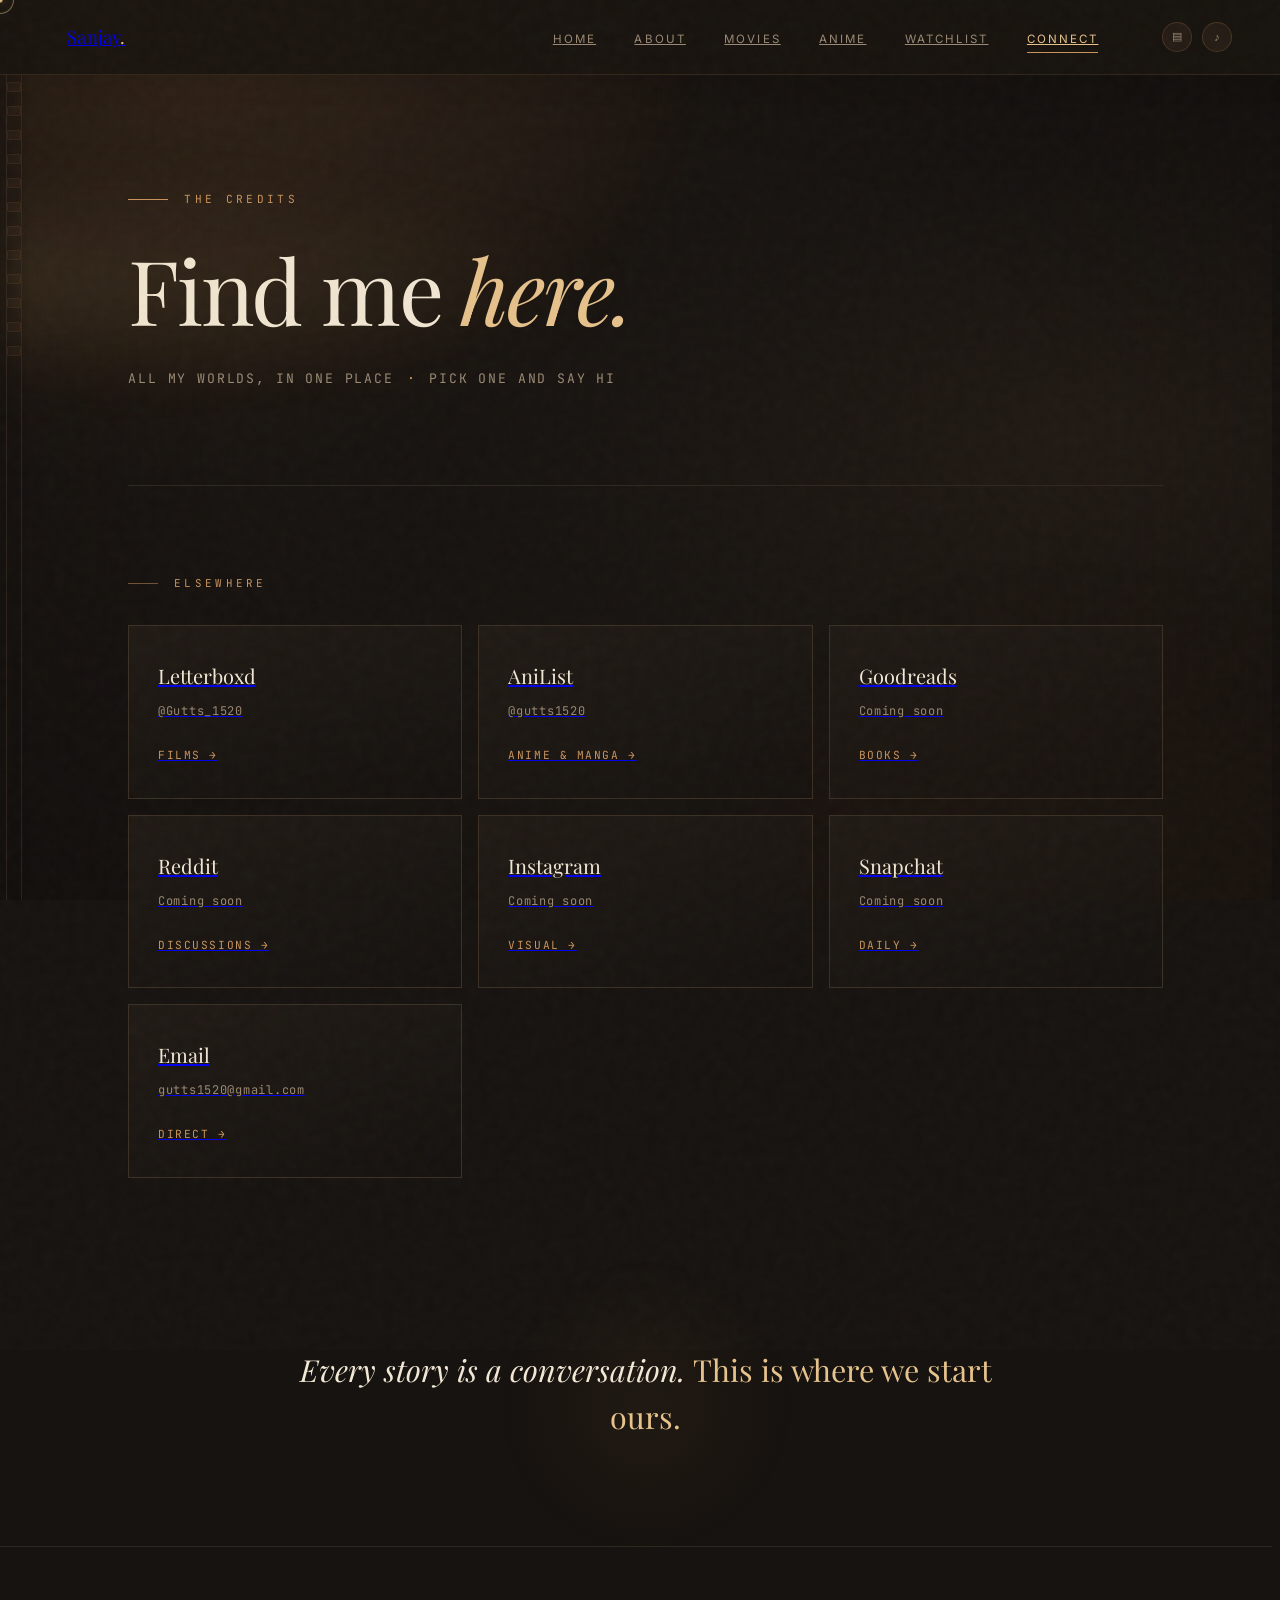
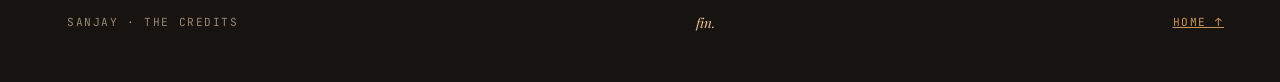
<file: connect.html>
<!DOCTYPE html>
<html lang="en">
<head>
<meta charset="UTF-8">
<meta name="viewport" content="width=device-width, initial-scale=1.0">
<title>Connect · Sanjay</title>
<link rel="preconnect" href="https://fonts.googleapis.com">
<link rel="preconnect" href="https://fonts.gstatic.com" crossorigin>
<link href="https://fonts.googleapis.com/css2?family=Playfair+Display:ital,wght@0,400;0,500;1,400;1,500&family=Inter:wght@300;400;500&family=JetBrains+Mono:wght@300;400&display=swap" rel="stylesheet">
<link rel="stylesheet" href="assets/style.css">
</head>
<body>

<div class="filmstrip">
  <div class="hole"></div><div class="hole"></div><div class="hole"></div>
  <div class="hole"></div><div class="hole"></div><div class="hole"></div>
  <div class="hole"></div><div class="hole"></div><div class="hole"></div>
  <div class="hole"></div><div class="hole"></div><div class="hole"></div>
  <div class="hole"></div><div class="hole"></div><div class="hole"></div>
</div>

<nav>
  <a href="index.html" class="brand">Sanjay<span>.</span></a>
  <ul>
    <li><a href="index.html" class="navlink">Home</a></li>
    <li><a href="about.html" class="navlink">About</a></li>
    <li><a href="movies.html" class="navlink">Movies</a></li>
    <li><a href="anime.html" class="navlink">Anime</a></li>
    <li><a href="watchlist.html" class="navlink">Watchlist</a></li>
    <li><a href="connect.html" class="navlink">Connect</a></li>
    <li class="nav-tools">
      <button class="tool-btn" id="toggle-scanlines" title="Toggle scanlines">▤</button>
      <button class="tool-btn" id="toggle-sound" title="Toggle sound">♪</button>
    </li>
  </ul>
</nav>

<main>
  <div class="container">

    <section class="hero" style="min-height: 45vh;">
      <div class="eyebrow">The Credits</div>
      <h1>Find me <em>here.</em></h1>
      <div class="sub">
        <span>All my worlds, in one place</span> <b>·</b>
        <span>Pick one and say hi</span>
      </div>
    </section>

    <section class="bordered reveal">
      <div class="section-label">Elsewhere</div>
      <div class="connect-grid">

        <a href="https://letterboxd.com/Gutts_1520" target="_blank" rel="noopener" class="connect-card">
          <div class="platform">Letterboxd</div>
          <div class="handle">@Gutts_1520</div>
          <div class="arrow">Films →</div>
        </a>

        <a href="https://anilist.co/user/gutts1520" target="_blank" rel="noopener" class="connect-card">
          <div class="platform">AniList</div>
          <div class="handle">@gutts1520</div>
          <div class="arrow">Anime & Manga →</div>
        </a>

        <a href="#" class="connect-card">
          <div class="platform">Goodreads</div>
          <div class="handle">Coming soon</div>
          <div class="arrow">Books →</div>
        </a>

        <a href="#" class="connect-card">
          <div class="platform">Reddit</div>
          <div class="handle">Coming soon</div>
          <div class="arrow">Discussions →</div>
        </a>

        <a href="#" class="connect-card">
          <div class="platform">Instagram</div>
          <div class="handle">Coming soon</div>
          <div class="arrow">Visual →</div>
        </a>

        <a href="#" class="connect-card">
          <div class="platform">Snapchat</div>
          <div class="handle">Coming soon</div>
          <div class="arrow">Daily →</div>
        </a>

        <a href="mailto:gutts1520@gmail.com" class="connect-card">
          <div class="platform">Email</div>
          <div class="handle">gutts1520@gmail.com</div>
          <div class="arrow">Direct →</div>
        </a>

      </div>
    </section>

    <section class="reveal quote-block">
      <p>Every story is a conversation. <em>This is where we start ours.</em></p>
    </section>

  </div>
</main>

<footer>
  <div>Sanjay · The Credits</div>
  <div class="end-mark">fin.</div>
  <div><a href="index.html">Home ↑</a></div>
</footer>

<script src="assets/effects.js"></script>
<script src="assets/script.js"></script>
</body>
</html>
</file>
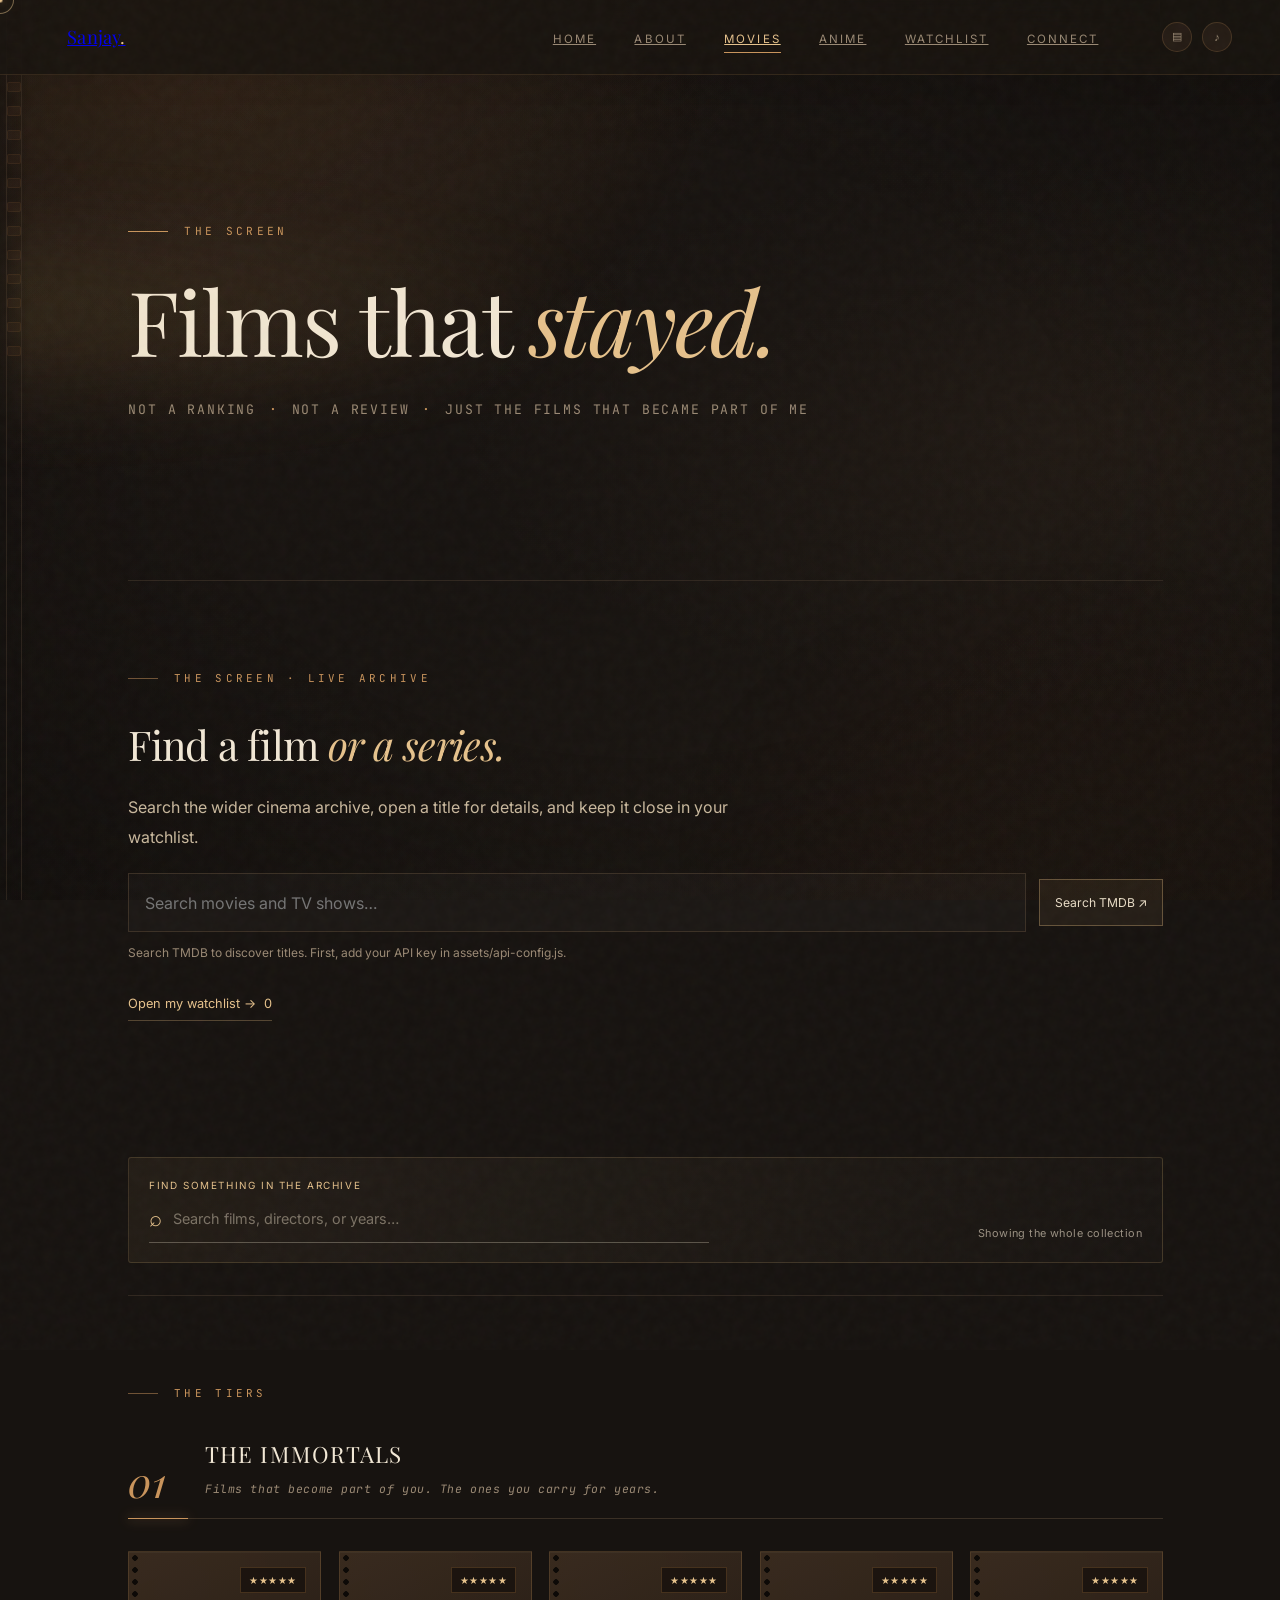
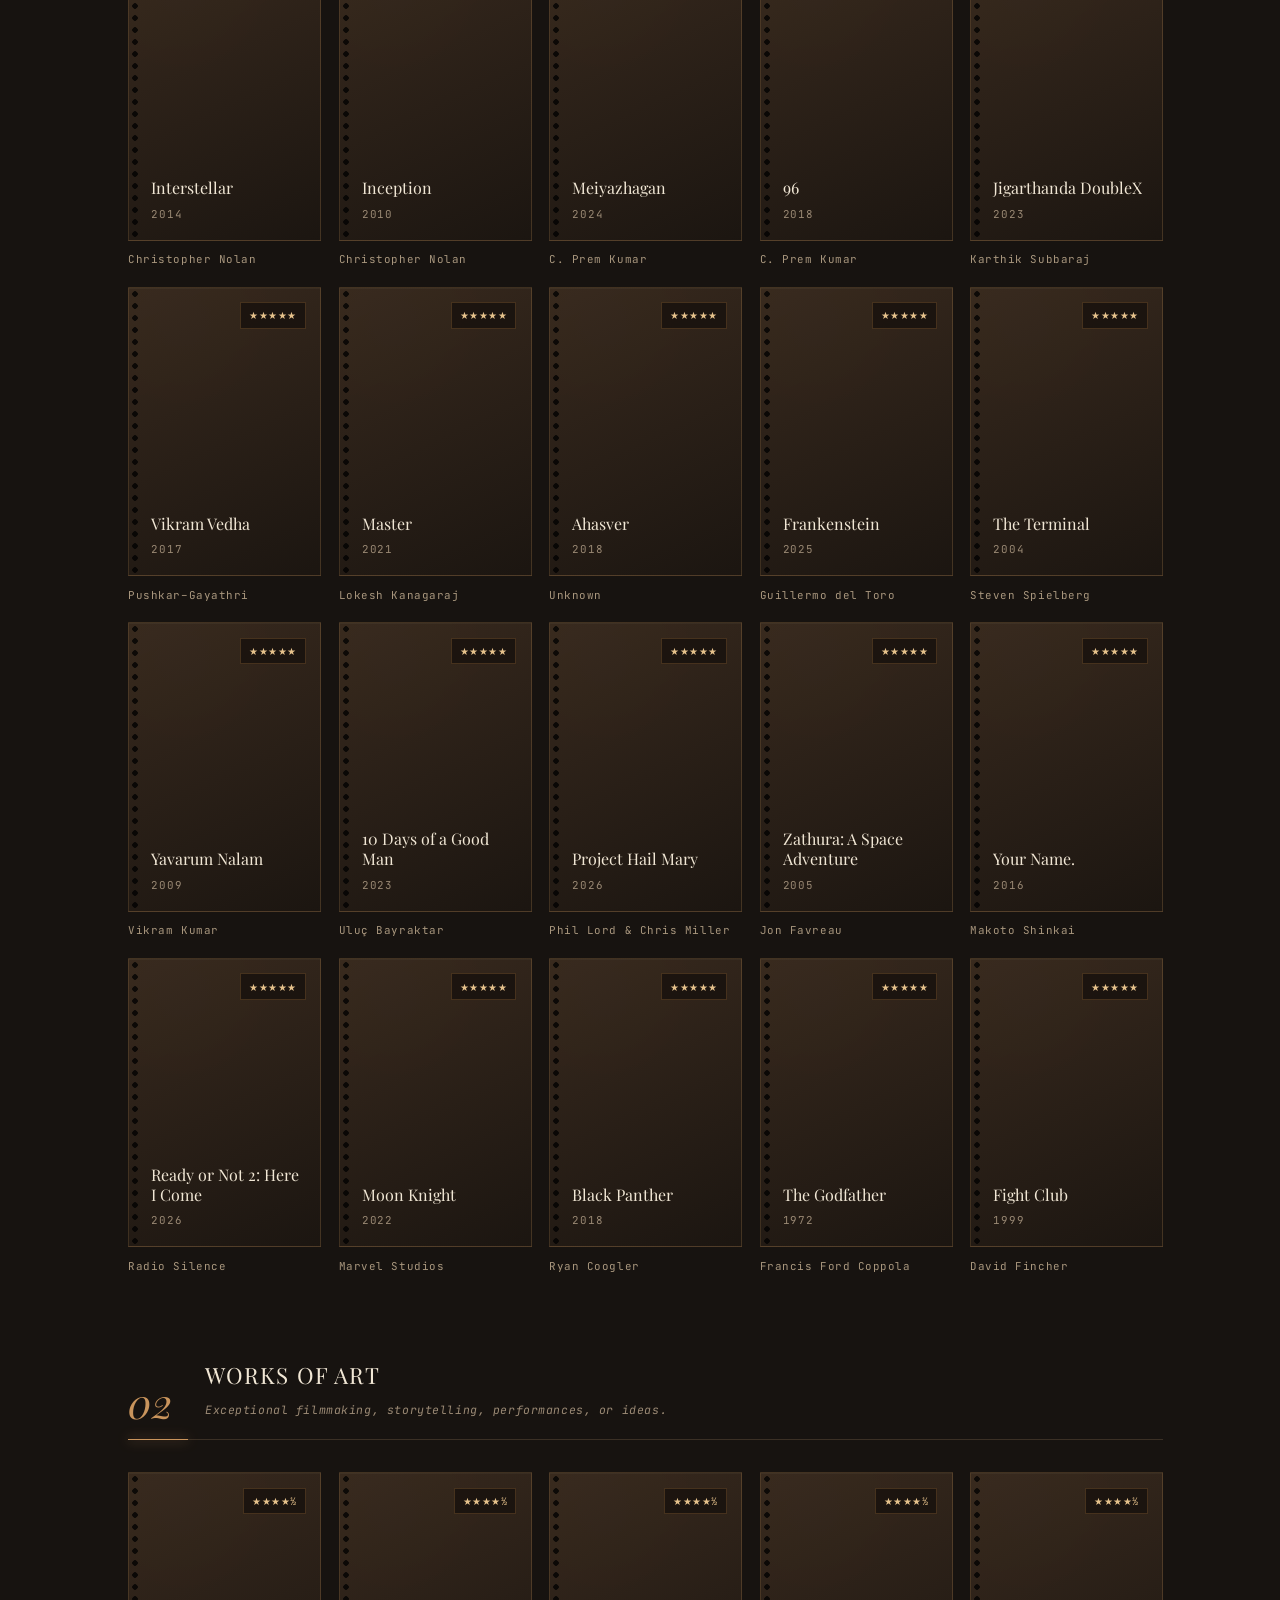
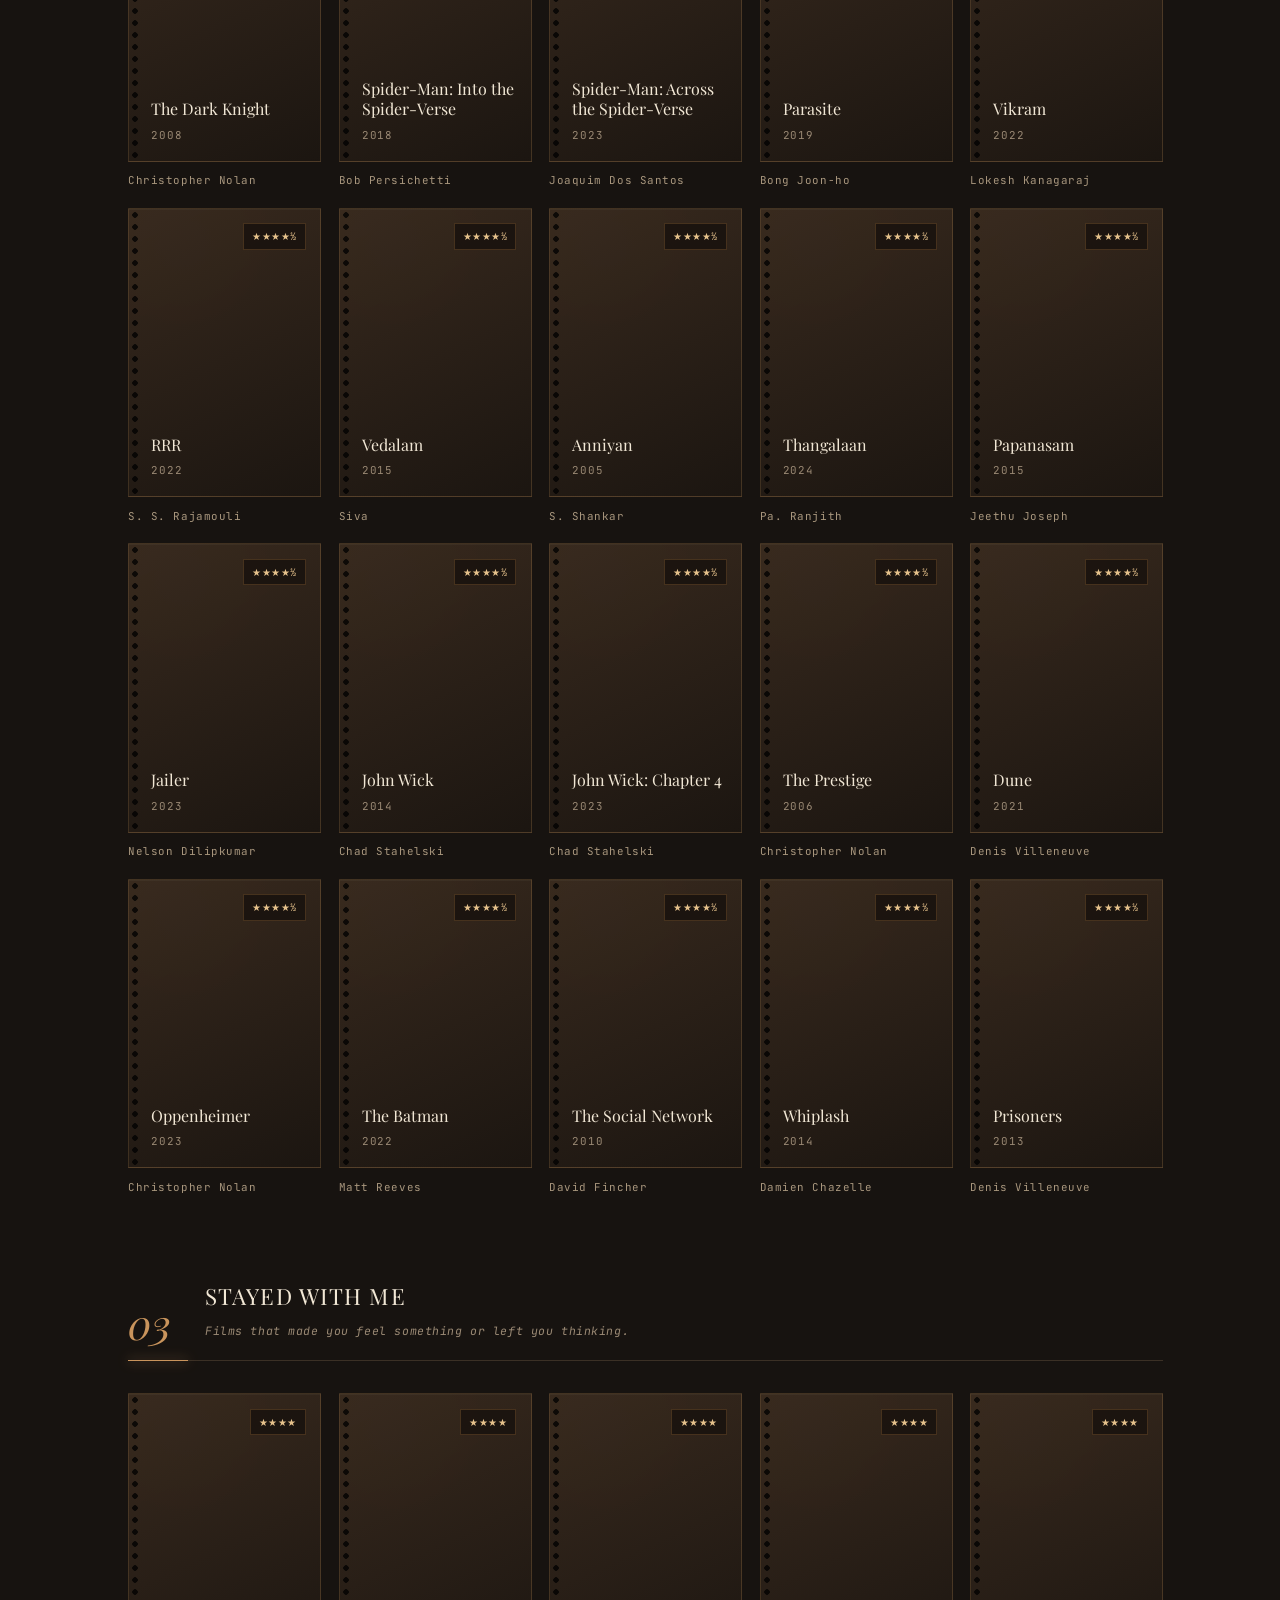
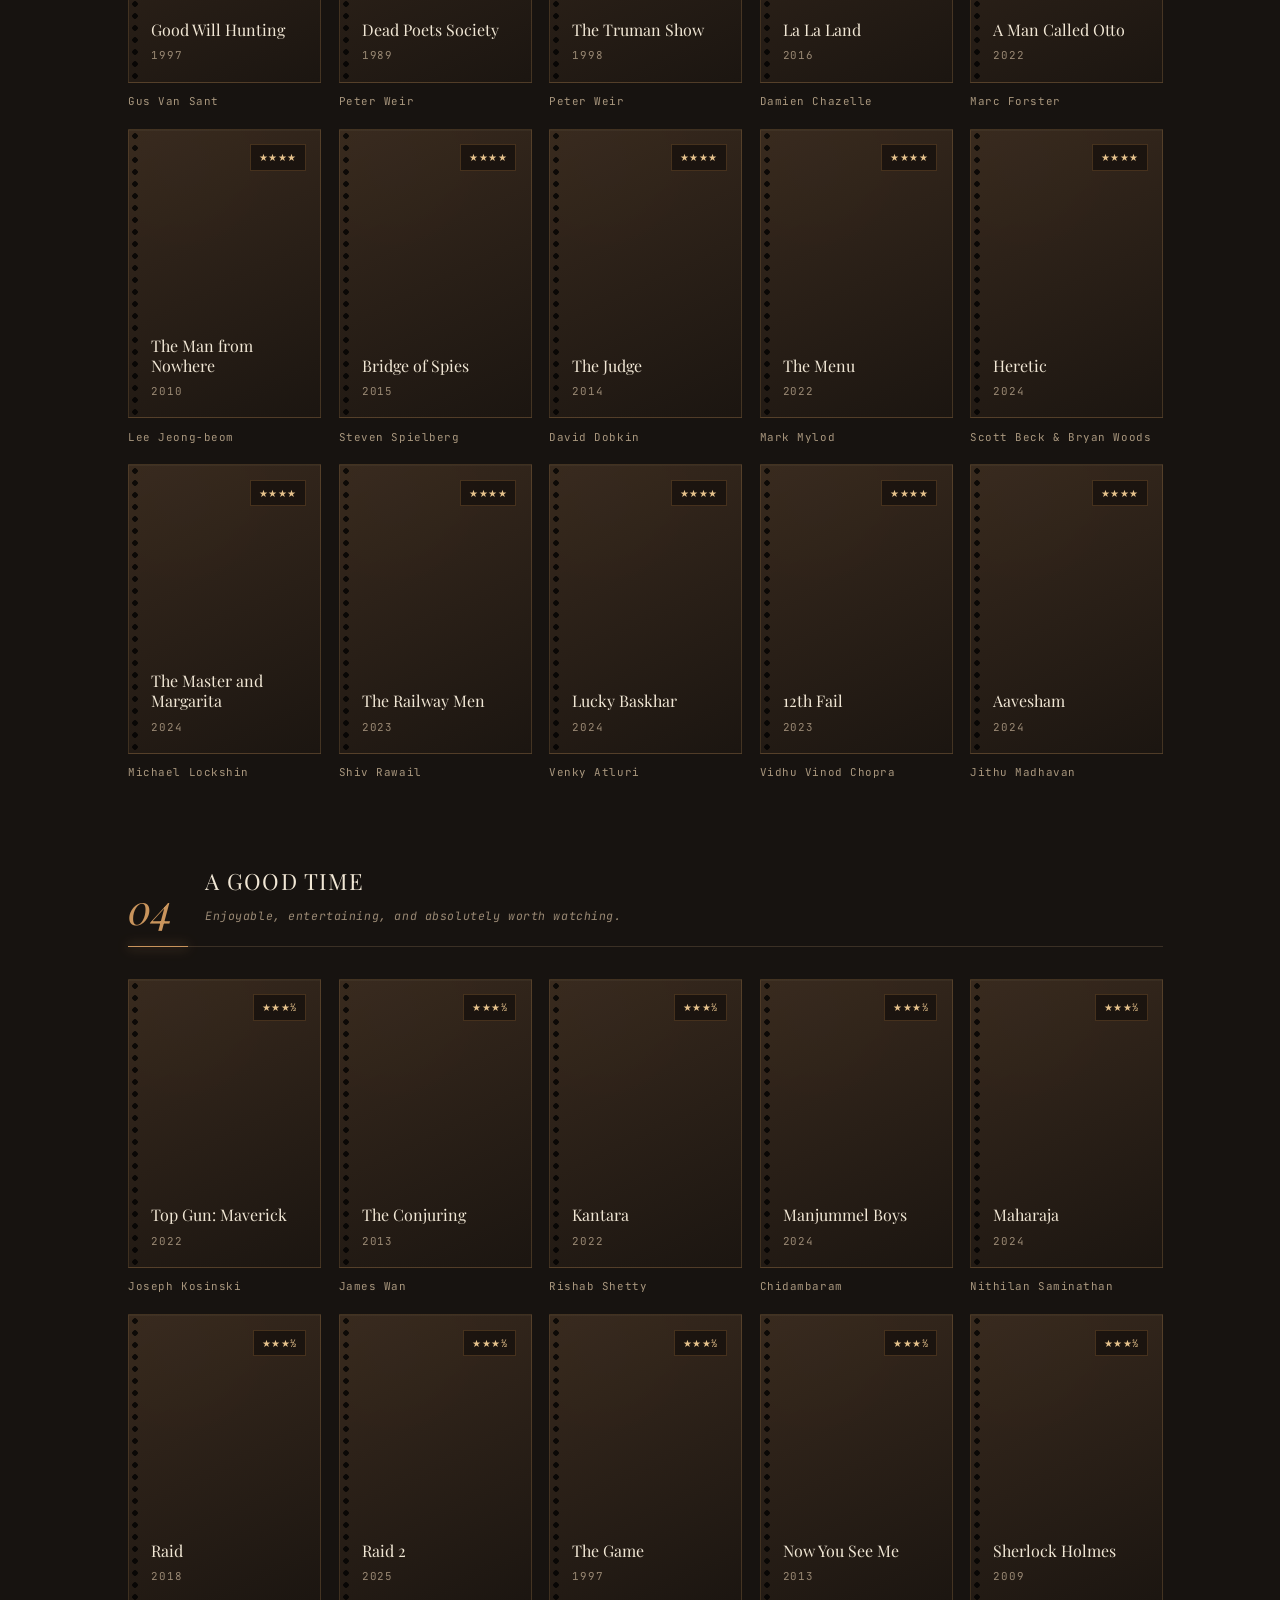
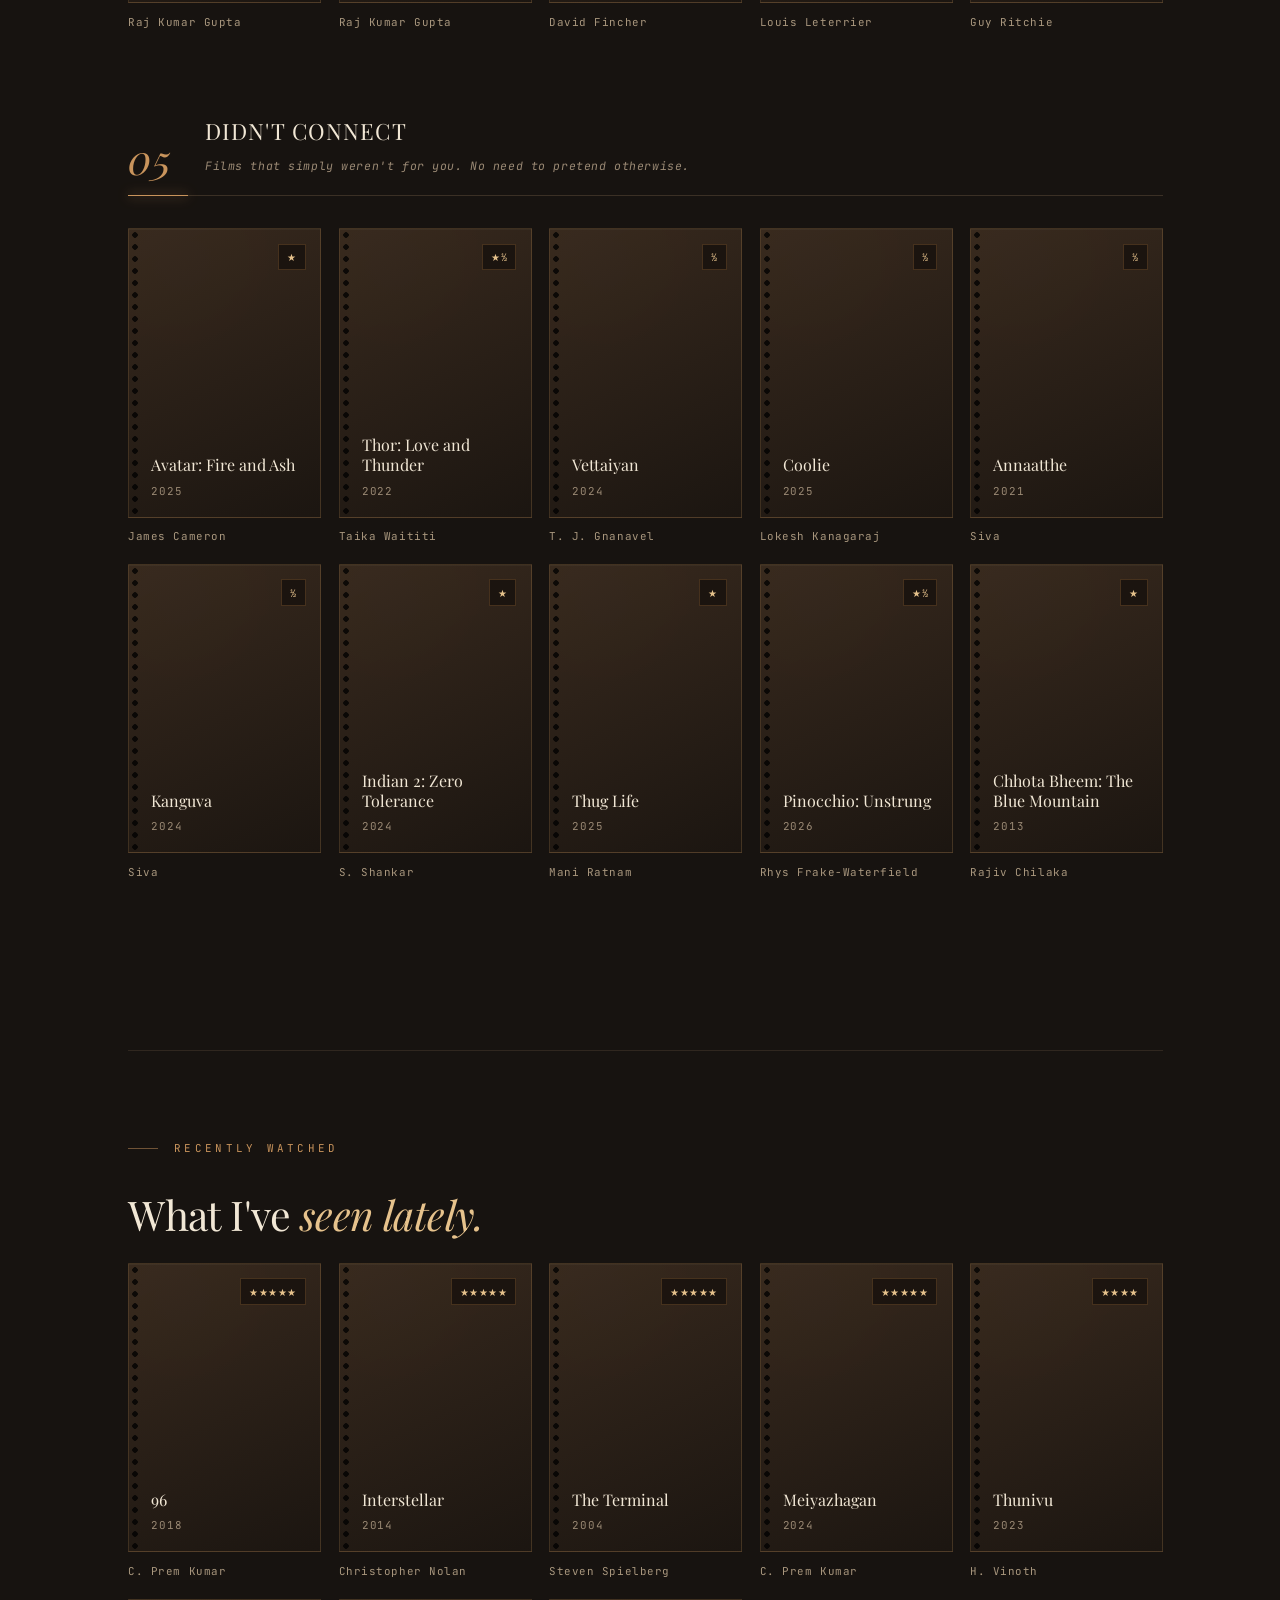
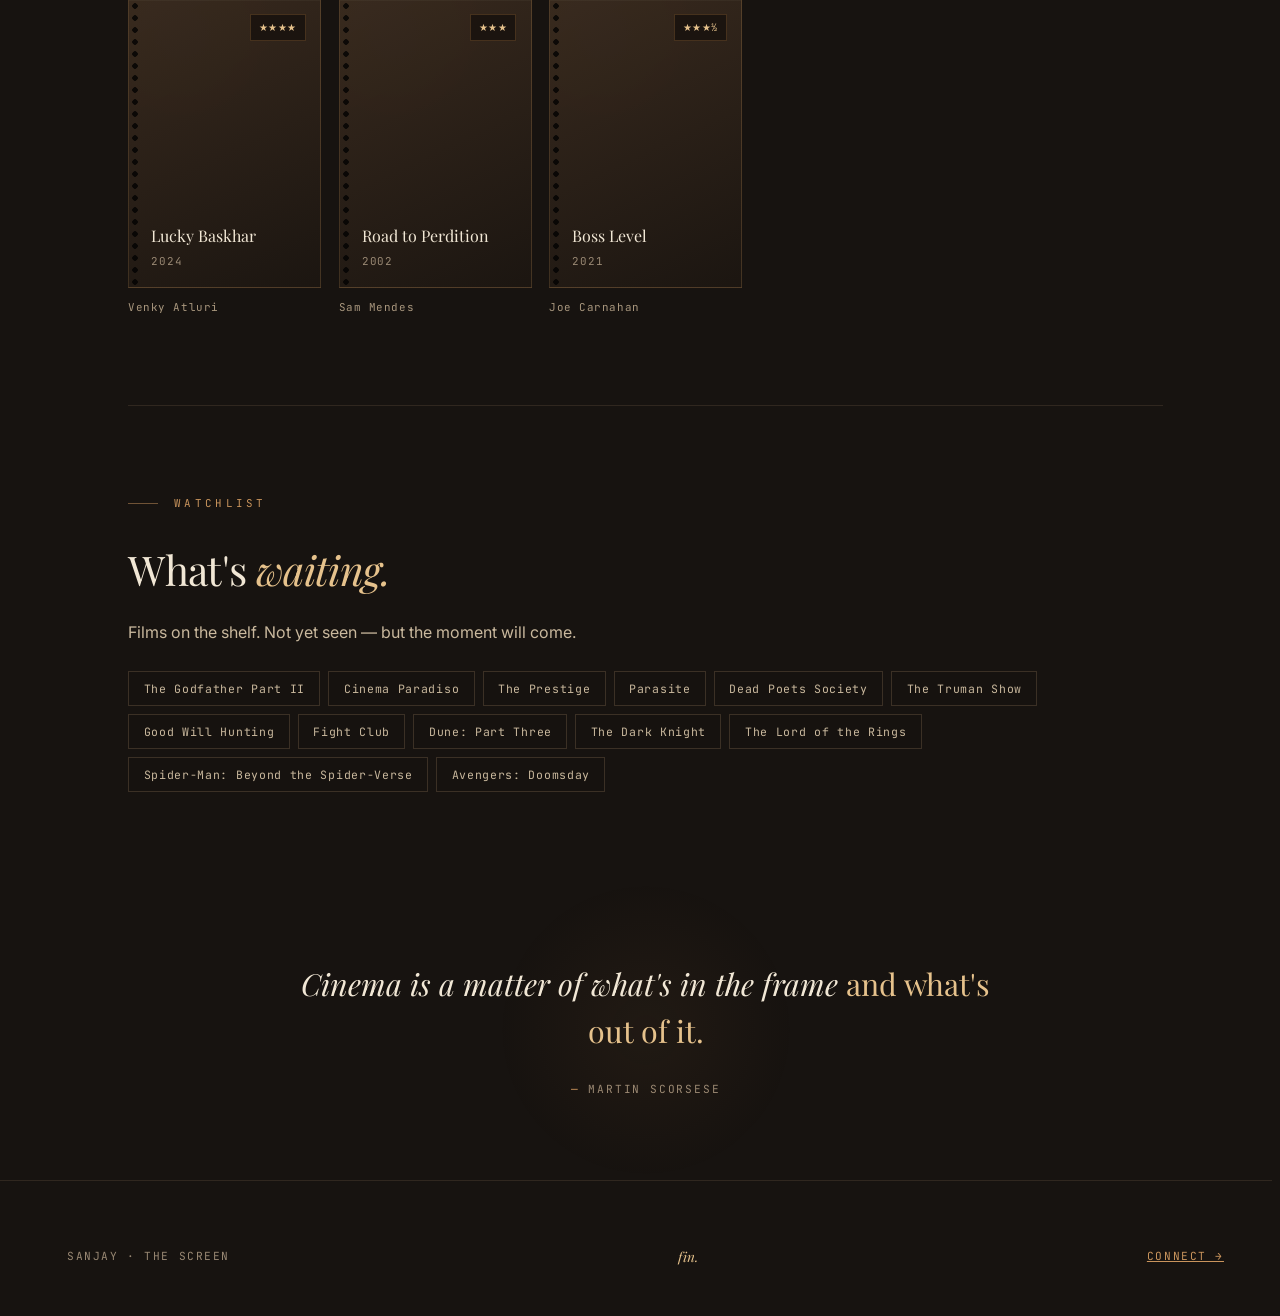
<file: movies.html>
<!DOCTYPE html>
<html lang="en">
<head>
<meta charset="UTF-8">
<meta name="viewport" content="width=device-width, initial-scale=1.0">
<title>Movies · Sanjay</title>
<link rel="preconnect" href="https://fonts.googleapis.com">
<link rel="preconnect" href="https://fonts.gstatic.com" crossorigin>
<link href="https://fonts.googleapis.com/css2?family=Playfair+Display:ital,wght@0,400;0,500;1,400;1,500&family=Inter:wght@300;400;500&family=JetBrains+Mono:wght@300;400&display=swap" rel="stylesheet">
<link rel="stylesheet" href="assets/style.css">
</head>
<body>

<div class="filmstrip">
  <div class="hole"></div><div class="hole"></div><div class="hole"></div>
  <div class="hole"></div><div class="hole"></div><div class="hole"></div>
  <div class="hole"></div><div class="hole"></div><div class="hole"></div>
  <div class="hole"></div><div class="hole"></div><div class="hole"></div>
  <div class="hole"></div><div class="hole"></div><div class="hole"></div>
</div>

<nav>
  <a href="index.html" class="brand">Sanjay<span>.</span></a>
  <ul>
    <li><a href="index.html" class="navlink">Home</a></li>
    <li><a href="about.html" class="navlink">About</a></li>
    <li><a href="movies.html" class="navlink">Movies</a></li>
    <li><a href="anime.html" class="navlink">Anime</a></li>
    <li><a href="watchlist.html" class="navlink">Watchlist</a></li>
    <li><a href="connect.html" class="navlink">Connect</a></li>
    <li class="nav-tools">
      <button class="tool-btn" id="toggle-scanlines" title="Toggle scanlines">▤</button>
      <button class="tool-btn" id="toggle-sound" title="Toggle sound">♪</button>
    </li>
  </ul>
</nav>

<main>
  <div class="container">

    <section class="hero" style="min-height: 52vh;">
      <div class="eyebrow">The Screen</div>
      <h1>Films that <em>stayed.</em></h1>
      <div class="sub">
        <span>Not a ranking</span> <b>·</b>
        <span>Not a review</span> <b>·</b>
        <span>Just the films that became part of me</span>
      </div>
    </section>
    <section class="bordered media-api-section reveal" aria-labelledby="tmdb-heading">
      <div class="section-label">The Screen · Live Archive</div>
      <h2 id="tmdb-heading">Find a film <em>or a series.</em></h2>
      <p>Search the wider cinema archive, open a title for details, and keep it close in your watchlist.</p>
      <form class="media-search-form" id="tmdb-search-form">
        <input class="media-search-input" id="tmdb-search-input" type="search" placeholder="Search movies and TV shows…" aria-label="Search movies and TV shows" required>
        <button class="media-search-button" type="submit">Search TMDB ↗</button>
      </form>
      <p class="media-status" id="tmdb-status" aria-live="polite">Search TMDB to discover titles. First, add your API key in assets/api-config.js.</p>
      <div class="media-results-grid" id="tmdb-results"></div>
      <a class="media-watchlist-link" href="watchlist.html">Open my watchlist → <span data-watchlist-count>0</span></a>
    </section>


    <section class="archive-tools reveal" aria-label="Films archive search">
      <div class="archive-search-wrap">
        <label class="archive-search-label" for="archive-search">Find something in the archive</label>
        <div class="archive-search-row">
          <span class="archive-search-icon" aria-hidden="true">⌕</span>
          <input id="archive-search" class="archive-search" type="search" placeholder="Search films, directors, or years…" autocomplete="off" spellcheck="false">
          <button class="archive-clear" id="archive-clear" type="button" aria-label="Clear search" hidden>Clear</button>
        </div>
      </div>
      <p class="archive-count" id="archive-count" aria-live="polite">Showing the whole collection</p>
    </section>

    <section class="bordered">
      <div class="section-label">The Tiers</div>
      <div id="tiers-container"></div>
    </section>

    <section class="bordered reveal">
      <div class="section-label">Recently Watched</div>
      <h2>What I've <em>seen lately.</em></h2>
      <div class="poster-grid" id="recent-grid"></div>
    </section>

    <section class="bordered reveal">
      <div class="section-label">Watchlist</div>
      <h2>What's <em>waiting.</em></h2>
      <p style="max-width: 560px;">Films on the shelf. Not yet seen — but the moment will come.</p>
      <div class="tag-row" id="watchlist-container"></div>
    </section>

    <section class="reveal quote-block">
      <p>Cinema is a matter of what's in the frame <em>and what's out of it.</em></p>
      <div class="attribution">Martin Scorsese</div>
    </section>

  </div>
</main>

<div class="modal-overlay" id="modal-overlay">
  <div class="modal">
    <button class="close" aria-label="Close">&times;</button>
    <h3></h3>
    <div class="modal-meta"></div>
    <div class="stars"></div>
    <div class="review"></div>
  </div>
</div>

<footer>
  <div>Sanjay · The Screen</div>
  <div class="end-mark">fin.</div>
  <div><a href="connect.html">Connect →</a></div>
</footer>

<script src="assets/movies-data.js"></script>
<script src="assets/effects.js"></script>
<script src="assets/script.js"></script>
<script src="assets/api-config.js"></script>
<script src="assets/media-api.js"></script>
<script>
document.addEventListener('DOMContentLoaded', () => {
  const tiersEl = document.getElementById('tiers-container');
  const tierKeys = ['immortals', 'worksOfArt', 'stayedWithMe', 'goodTime', 'didntConnect'];

  tierKeys.forEach(key => {
    const tier = MOVIES[key];
    const div = document.createElement('div');
    div.className = 'tier reveal';
    const num = tier.label.split('·')[0].trim();
    const name = tier.label.split('·')[1].trim();

    let html = `<div class="tier-head">
      <div class="tier-num">${num}</div>
      <div>
        <div class="tier-name">${name}</div>
        <div class="tier-sub">${tier.sub}</div>
      </div>
    </div><div class="poster-grid">`;

    tier.films.forEach(f => {
      const starsStr = window.starStr(f.r);
      const data = JSON.stringify({ title: f.t, year: f.y, director: f.d, stars: starsStr, note: f.note });
      html += `<div class="poster" data-modal='${data.replace(/'/g, "&#39;")}'>
        <div class="plate">
          <div class="title">${f.t}</div>
          <div class="year">${f.y}</div>
          <div class="rating">${starsStr}</div>
        </div>
        <div class="meta">${f.d || ''}</div>
      </div>`;
    });

    html += '</div>';
    div.innerHTML = html;
    tiersEl.appendChild(div);
  });

  // Recently
  const recentGrid = document.getElementById('recent-grid');
  RECENTLY.forEach(f => {
    const starsStr = window.starStr(f.r);
    const data = JSON.stringify({ title: f.t, year: f.y, director: f.d, stars: starsStr, note: f.note });
    recentGrid.innerHTML += `<div class="poster" data-modal='${data.replace(/'/g, "&#39;")}'>
      <div class="plate">
        <div class="title">${f.t}</div>
        <div class="year">${f.y}</div>
        <div class="rating">${starsStr}</div>
      </div>
      <div class="meta">${f.d || ''}</div>
    </div>`;
  });

  // Watchlist
  const wl = document.getElementById('watchlist-container');
  WATCHLIST.forEach(f => {
    const span = document.createElement('span');
    span.className = 'tag';
    span.textContent = f;
    wl.appendChild(span);
  });

  // Re-attach reveal & hover
  if (window.attachReveal) window.attachReveal();
  if (window.attachHover) window.attachHover();
});
</script>
</body>
</html>
</file>
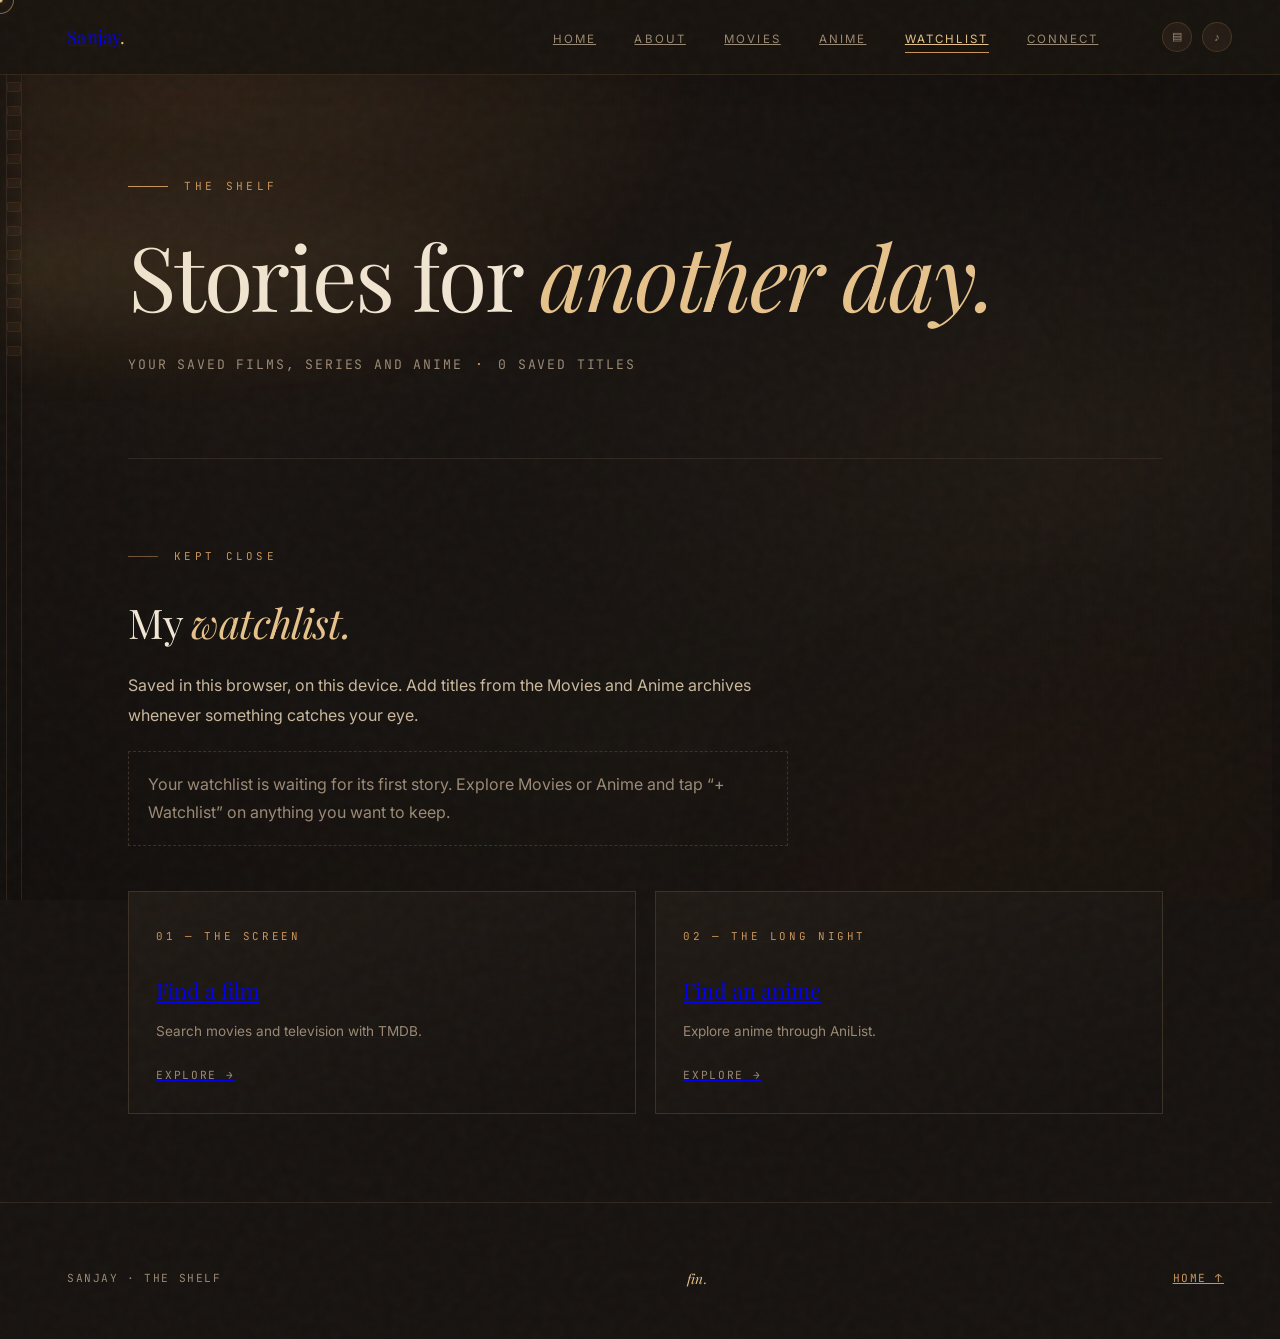
<file: watchlist.html>
<!DOCTYPE html>
<html lang="en">
<head>
<meta charset="UTF-8">
<meta name="viewport" content="width=device-width, initial-scale=1.0">
<title>My Watchlist · Chronicle</title>
<link rel="preconnect" href="https://fonts.googleapis.com">
<link rel="preconnect" href="https://fonts.gstatic.com" crossorigin>
<link href="https://fonts.googleapis.com/css2?family=Playfair+Display:ital,wght@0,400;0,500;1,400;1,500&family=Inter:wght@300;400;500&family=JetBrains+Mono:wght@300;400&display=swap" rel="stylesheet">
<link rel="stylesheet" href="assets/style.css">
</head>
<body>
<div class="filmstrip"><div class="hole"></div><div class="hole"></div><div class="hole"></div><div class="hole"></div><div class="hole"></div><div class="hole"></div><div class="hole"></div><div class="hole"></div><div class="hole"></div><div class="hole"></div><div class="hole"></div><div class="hole"></div><div class="hole"></div><div class="hole"></div><div class="hole"></div></div>
<nav>
  <a href="index.html" class="brand">Sanjay<span>.</span></a>
  <ul>
    <li><a href="index.html" class="navlink">Home</a></li>
    <li><a href="about.html" class="navlink">About</a></li>
    <li><a href="movies.html" class="navlink">Movies</a></li>
    <li><a href="anime.html" class="navlink">Anime</a></li>
    <li><a href="watchlist.html" class="navlink">Watchlist</a></li>
    <li><a href="connect.html" class="navlink">Connect</a></li>
    <li class="nav-tools"><button class="tool-btn" id="toggle-scanlines" title="Toggle scanlines">▤</button><button class="tool-btn" id="toggle-sound" title="Toggle sound">♪</button></li>
  </ul>
</nav>
<main><div class="container">
  <section class="hero" style="min-height:42vh;">
    <div class="eyebrow">The Shelf</div>
    <h1>Stories for <em>another day.</em></h1>
    <div class="sub"><span>Your saved films, series and anime</span><b>·</b><span id="saved-media-count">0 saved titles</span></div>
  </section>
  <section class="bordered reveal">
    <div class="section-label">Kept close</div>
    <h2>My <em>watchlist.</em></h2>
    <p>Saved in this browser, on this device. Add titles from the Movies and Anime archives whenever something catches your eye.</p>
    <div class="media-results-grid" id="saved-media-grid"></div>
    <div class="doors" style="margin-top:1.5rem;">
      <a href="movies.html" class="door"><div class="num">01 — THE SCREEN</div><h3>Find a film</h3><p>Search movies and television with TMDB.</p><div class="arrow">EXPLORE →</div></a>
      <a href="anime.html" class="door"><div class="num">02 — THE LONG NIGHT</div><h3>Find an anime</h3><p>Explore anime through AniList.</p><div class="arrow">EXPLORE →</div></a>
    </div>
  </section>
</div></main>
<footer><div>Sanjay · The Shelf</div><div class="end-mark">fin.</div><div><a href="index.html">Home ↑</a></div></footer>
<script src="assets/effects.js"></script>
<script src="assets/script.js"></script>
<script src="assets/api-config.js"></script>
<script src="assets/media-api.js"></script>
</body>
</html>
</file>
<file: assets/style.css>
/* ═══════════════════════════════════════════════════════════
   CHRONICLE — CINEMA AT 3AM
   Warm base · cold accents · full atmosphere
   ═══════════════════════════════════════════════════════════ */

:root {
  /* WARM BASE */
  --ink: #171310;
  --charcoal: #211b16;
  --charcoal-2: #292119;
  --cream: #f1e7d5;
  --paper: #c9b89d;
  --muted: #9a8974;

  /* WARM ACCENTS */
  --amber: #c9945c;
  --gold: #e6c28c;
  --ember: #80513b;

  /* COLD ACCENTS (hover) */
  --frost: #d8b98a;
  --ice: #c9a779;
  --steel: #75614b;

  /* LINES */
  --line: #3b3025;
  --line-soft: #30271f;

  /* TYPO */
  --serif: 'Playfair Display', Georgia, serif;
  --sans: 'Inter', -apple-system, sans-serif;
  --mono: 'JetBrains Mono', 'Courier New', monospace;

  /* MOTION */
  --ease: cubic-bezier(0.22, 1, 0.36, 1);
  --ease-slow: cubic-bezier(0.65, 0, 0.35, 1);
}

* { margin: 0; padding: 0; box-sizing: border-box; }

html { scroll-behavior: smooth; }

body {
  background: var(--ink);
  color: var(--cream);
  font-family: var(--sans);
  font-size: 16px;
  line-height: 1.75;
  -webkit-font-smoothing: antialiased;
  overflow-x: hidden;
  min-height: 100vh;
  position: relative;
}

/* ═══════════════════════════════════════════════════════════
   ATMOSPHERE — layered over everything
   ═══════════════════════════════════════════════════════════ */

/* Layer 1 — Projector glow (top-left warm light) */
body::before {
  content: '';
  position: fixed;
  inset: 0;
  background:
    radial-gradient(ellipse 900px 600px at 15% 8%, rgba(200,134,74,0.10), transparent 60%),
    radial-gradient(ellipse 700px 500px at 85% 95%, rgba(139,58,31,0.06), transparent 65%);
  pointer-events: none;
  z-index: 0;
}

/* Layer 2 — Vignette */
body::after {
  content: '';
  position: fixed;
  inset: 0;
  background: radial-gradient(ellipse at center, transparent 45%, rgba(0,0,0,0.6) 100%);
  pointer-events: none;
  z-index: 1;
}

/* Layer 3 — Film grain (SVG noise, animated position) */
.grain {
  position: fixed;
  inset: -50%;
  width: 200%;
  height: 200%;
  pointer-events: none;
  z-index: 9998;
  opacity: 0.05;
  background-image: url("data:image/svg+xml,%3Csvg viewBox='0 0 200 200' xmlns='http://www.w3.org/2000/svg'%3E%3Cfilter id='n'%3E%3CfeTurbulence type='fractalNoise' baseFrequency='0.85' numOctaves='4' /%3E%3C/filter%3E%3Crect width='100%25' height='100%25' filter='url(%23n)'/%3E%3C/svg%3E");
  animation: grainShift 0.9s steps(4) infinite;
}

@keyframes grainShift {
  0%   { transform: translate(0, 0); }
  25%  { transform: translate(-2%, 1%); }
  50%  { transform: translate(1%, -2%); }
  75%  { transform: translate(-1%, -1%); }
  100% { transform: translate(2%, 2%); }
}

/* Layer 4 — Scanlines (toggleable) */
.scanlines {
  position: fixed;
  inset: 0;
  pointer-events: none;
  z-index: 9997;
  opacity: 0;
  transition: opacity 0.5s;
  background: repeating-linear-gradient(
    to bottom,
    rgba(255,255,255,0.02) 0px,
    rgba(255,255,255,0.02) 1px,
    transparent 1px,
    transparent 3px
  );
}

body.scanlines-on .scanlines { opacity: 1; }

/* Layer 5 — Dust particles canvas */
#dust {
  position: fixed;
  inset: 0;
  pointer-events: none;
  z-index: 9996;
  opacity: 0.55;
}

/* ═══════════════════════════════════════════════════════════
   CUSTOM CURSOR
   ═══════════════════════════════════════════════════════════ */

.cursor-dot,
.cursor-ring {
  position: fixed;
  top: 0; left: 0;
  pointer-events: none;
  z-index: 10000;
  border-radius: 50%;
  mix-blend-mode: screen;
  transform: translate(-50%, -50%);
  will-change: transform;
}

.cursor-dot {
  width: 6px; height: 6px;
  background: var(--gold);
  box-shadow: 0 0 10px var(--amber), 0 0 20px rgba(200,134,74,0.5);
  transition: width 0.2s, height 0.2s, background 0.3s;
}

.cursor-ring {
  width: 34px; height: 34px;
  border: 1px solid rgba(200,134,74,0.5);
  transition: width 0.3s var(--ease), height 0.3s var(--ease),
              border-color 0.3s, background 0.3s;
}

body.cursor-hover .cursor-ring {
  width: 60px; height: 60px;
  border-color: var(--frost);
  background: rgba(125,211,232,0.05);
}

body.cursor-hover .cursor-dot {
  background: var(--frost);
  box-shadow: 0 0 12px var(--frost);
}

body.cursor-down .cursor-ring {
  width: 22px; height: 22px;
}

@media (max-width: 900px) {
  .cursor-dot, .cursor-ring { display: none; }
  body { cursor: auto; }
}

/* ═══════════════════════════════════════════════════════════
   SCROLL PROGRESS
   ═══════════════════════════════════════════════════════════ */

.scroll-progress {
  position: fixed;
  top: 0; left: 0;
  height: 2px;
  background: linear-gradient(to right, var(--ember), var(--amber), var(--gold));
  z-index: 10001;
  width: 0%;
  transition: width 0.1s linear;
  box-shadow: 0 0 12px rgba(200,134,74,0.6);
}

/* ═══════════════════════════════════════════════════════════
   FILM STRIP (left edge decoration)
   ═══════════════════════════════════════════════════════════ */

.filmstrip {
  position: fixed;
  top: 0; left: 0;
  width: 28px;
  height: 100vh;
  z-index: 50;
  pointer-events: none;
  background: linear-gradient(to right, rgba(20,17,15,0.9), transparent);
  opacity: 0.6;
  display: flex;
  flex-direction: column;
  padding: 10px 0;
  gap: 14px;
}

.filmstrip::before,
.filmstrip::after {
  content: '';
  position: absolute;
  top: 0; bottom: 0;
  width: 1px;
  background: var(--line);
}

.filmstrip::before { left: 6px; }
.filmstrip::after { right: 6px; }

.filmstrip .hole {
  width: 14px;
  height: 10px;
  margin-left: 7px;
  border-radius: 2px;
  background: rgba(200,134,74,0.08);
  border: 1px solid rgba(200,134,74,0.15);
}

@media (max-width: 1100px) { .filmstrip { display: none; } }

/* ═══════════════════════════════════════════════════════════
   PAGE TRANSITION OVERLAY
   ═══════════════════════════════════════════════════════════ */

.page-transition {
  position: fixed;
  inset: 0;
  background: var(--ink);
  z-index: 9999;
  pointer-events: none;
  opacity: 0;
  transition: opacity 0.35s var(--ease);
}

.page-transition.active { opacity: 1; pointer-events: all; }

.page-transition::after {
  content: '';
  position: absolute;
  inset: 0;
  background: radial-gradient(circle at center, rgba(200,134,74,0.08), transparent 60%);
}

/* ═══════════════════════════════════════════════════════════
   NAV
   ═══════════════════════════════════════════════════════════ */

nav {
  position: fixed;
  top: 0; left: 0; right: 0;
  z-index: 100;
  padding: 1.3rem 3rem 1.3rem 4.2rem;
  display: flex;
  justify-content: space-between;
  align-items: center;
  background: rgba(23,19,16,0.84);
  backdrop-filter: blur(20px) saturate(120%);
  -webkit-backdrop-filter: blur(20px) saturate(120%);
  border-bottom: 1px solid var(--line-soft);
  transition: padding 0.3s var(--ease);
}

nav.scrolled { padding: 0.9rem 3rem 0.9rem 4.2rem; }

nav .brand {
  font-family: var(--serif);
  font-size: 1.15rem;
  letter-spacing: 0.01em;
  position: relative;
  transition: color 0.3s;
}

nav .brand span {
  color: var(--amber);
  transition: color 0.3s;
}

nav .brand:hover { color: var(--gold); }
nav .brand:hover span { color: var(--frost); }

nav ul {
  display: flex;
  gap: 2.4rem;
  list-style: none;
  align-items: center;
}

nav a.navlink {
  font-size: 0.72rem;
  letter-spacing: 0.18em;
  text-transform: uppercase;
  color: var(--muted);
  transition: color 0.3s;
  position: relative;
  padding: 0.3rem 0;
}

nav a.navlink::after {
  content: '';
  position: absolute;
  bottom: -2px; left: 0;
  width: 0;
  height: 1px;
  background: linear-gradient(to right, var(--amber), var(--frost));
  transition: width 0.4s var(--ease);
}

nav a.navlink:hover {
  color: var(--cream);
}

nav a.navlink:hover::after { width: 100%; }

nav a.navlink.active { color: var(--gold); }

nav a.navlink.active::after {
  width: 100%;
  background: var(--amber);
}

/* Nav tools */
.nav-tools {
  display: flex;
  gap: 0.6rem;
  margin-left: 1.6rem;
}

.tool-btn {
  width: 30px; height: 30px;
  border: 1px solid var(--line);
  background: rgba(20,17,15,0.6);
  color: var(--muted);
  cursor: pointer;
  display: flex;
  align-items: center;
  justify-content: center;
  border-radius: 50%;
  transition: all 0.3s;
  font-size: 0.7rem;
}

.tool-btn:hover {
  color: var(--gold);
  border-color: var(--amber);
  transform: translateY(-1px);
}

.tool-btn.active {
  color: var(--frost);
  border-color: var(--frost);
  box-shadow: 0 0 12px rgba(125,211,232,0.25);
}

/* ═══════════════════════════════════════════════════════════
   MAIN
   ═══════════════════════════════════════════════════════════ */

main {
  padding-top: 80px;
  min-height: 100vh;
  position: relative;
  z-index: 2;
  animation: pageIn 0.9s var(--ease);
}

@keyframes pageIn {
  from { opacity: 0; transform: translateY(8px); }
  to { opacity: 1; transform: translateY(0); }
}

.container {
  max-width: 1150px;
  margin: 0 auto;
  padding: 0 3rem 0 4.2rem;
}

/* ═══════════════════════════════════════════════════════════
   HERO
   ═══════════════════════════════════════════════════════════ */

.hero {
  min-height: 82vh;
  display: flex;
  flex-direction: column;
  justify-content: center;
  padding: 4rem 0 3rem;
  position: relative;
}

.hero .eyebrow {
  font-family: var(--mono);
  font-size: 0.7rem;
  letter-spacing: 0.3em;
  text-transform: uppercase;
  color: var(--amber);
  margin-bottom: 2rem;
  display: flex;
  align-items: center;
  gap: 1rem;
  opacity: 0;
  animation: fadeUp 0.9s var(--ease) 0.2s forwards;
}

.hero .eyebrow::before {
  content: '';
  width: 40px; height: 1px;
  background: var(--amber);
}

.hero h1 {
  font-family: var(--serif);
  font-size: clamp(2.8rem, 7vw, 5.6rem);
  font-weight: 400;
  line-height: 1.05;
  letter-spacing: -0.025em;
  max-width: 900px;
  margin-bottom: 2rem;
  opacity: 0;
  animation: fadeUp 1s var(--ease) 0.35s forwards;
  position: relative;
}

.hero h1 em {
  font-style: italic;
  color: var(--gold);
}

.hero .sub {
  font-family: var(--mono);
  font-size: 0.82rem;
  letter-spacing: 0.14em;
  color: var(--paper);
  text-transform: uppercase;
  opacity: 0;
  animation: fadeUp 1s var(--ease) 0.55s forwards;
  display: flex;
  align-items: center;
  gap: 0.8rem;
  flex-wrap: wrap;
}

.hero .sub span { color: var(--muted); }

.hero .sub b {
  color: var(--amber);
  font-weight: 400;
  transition: color 0.3s;
}

.hero .sub b:hover { color: var(--frost); }

@keyframes fadeUp {
  from { opacity: 0; transform: translateY(24px); }
  to { opacity: 1; transform: translateY(0); }
}

/* Projector beam */
.hero .beam {
  position: absolute;
  top: 20%;
  left: -15%;
  width: 70%;
  height: 60%;
  background: radial-gradient(ellipse at left center, rgba(232,185,109,0.10), transparent 65%);
  filter: blur(30px);
  pointer-events: none;
  animation: beamFlicker 6s ease-in-out infinite;
}

@keyframes beamFlicker {
  0%, 100% { opacity: 0.7; }
  45% { opacity: 0.95; }
  50% { opacity: 0.6; }
  55% { opacity: 0.95; }
}

/* ═══════════════════════════════════════════════════════════
   MARQUEE (cinema ticker)
   ═══════════════════════════════════════════════════════════ */

.marquee {
  margin-top: 3rem;
  border-top: 1px solid var(--line);
  border-bottom: 1px solid var(--line);
  overflow: hidden;
  padding: 0.8rem 0;
  position: relative;
  opacity: 0;
  animation: fadeUp 1s var(--ease) 0.75s forwards;
}

.marquee::before,
.marquee::after {
  content: '';
  position: absolute;
  top: 0; bottom: 0;
  width: 80px;
  z-index: 2;
  pointer-events: none;
}

.marquee::before { left: 0; background: linear-gradient(to right, var(--ink), transparent); }
.marquee::after { right: 0; background: linear-gradient(to left, var(--ink), transparent); }

.marquee-track {
  display: flex;
  gap: 4rem;
  white-space: nowrap;
  animation: marqueeScroll 40s linear infinite;
  font-family: var(--mono);
  font-size: 0.72rem;
  letter-spacing: 0.2em;
  text-transform: uppercase;
  color: var(--paper);
}

.marquee-track span { display: flex; align-items: center; gap: 0.8rem; }
.marquee-track b { color: var(--gold); font-weight: 400; }
.marquee-track i {
  font-style: normal;
  color: var(--muted);
}

@keyframes marqueeScroll {
  from { transform: translateX(0); }
  to { transform: translateX(-50%); }
}

/* ═══════════════════════════════════════════════════════════
   SECTIONS
   ═══════════════════════════════════════════════════════════ */

section {
  padding: 5.5rem 0;
  position: relative;
}

section.bordered { border-top: 1px solid var(--line-soft); }

.section-label {
  font-family: var(--mono);
  font-size: 0.68rem;
  letter-spacing: 0.3em;
  text-transform: uppercase;
  color: var(--amber);
  margin-bottom: 2rem;
  display: flex;
  align-items: center;
  gap: 1rem;
}

.section-label::before {
  content: '';
  width: 30px; height: 1px;
  background: currentColor;
  opacity: 0.5;
}

h2 {
  font-family: var(--serif);
  font-size: clamp(1.7rem, 3.2vw, 2.6rem);
  font-weight: 400;
  line-height: 1.2;
  letter-spacing: -0.015em;
  margin-bottom: 1.5rem;
}

h2 em { font-style: italic; color: var(--gold); }

h3 {
  font-family: var(--serif);
  font-size: 1.35rem;
  font-weight: 400;
  margin-bottom: 0.8rem;
}

p {
  color: var(--paper);
  margin-bottom: 1.3rem;
  max-width: 660px;
  line-height: 1.85;
}

p strong { color: var(--cream); font-weight: 500; }

/* ═══════════════════════════════════════════════════════════
   DOORS / CHAPTERS
   ═══════════════════════════════════════════════════════════ */

.doors {
  display: grid;
  grid-template-columns: repeat(auto-fit, minmax(240px, 1fr));
  gap: 1.2rem;
  margin-top: 2rem;
}

.door {
  padding: 2.2rem 1.7rem 1.7rem;
  border: 1px solid var(--line);
  background: linear-gradient(160deg, var(--charcoal), rgba(20,17,15,0.4));
  transition: all 0.5s var(--ease);
  position: relative;
  overflow: hidden;
  display: flex;
  flex-direction: column;
  min-height: 200px;
}

.door::before {
  content: '';
  position: absolute;
  inset: 0;
  background: radial-gradient(circle at var(--mx, 50%) var(--my, 50%), rgba(125,211,232,0.06), transparent 40%);
  opacity: 0;
  transition: opacity 0.5s;
  pointer-events: none;
}

.door:hover::before { opacity: 1; }

.door:hover {
  border-color: var(--amber);
  transform: translateY(-4px);
  box-shadow: 0 20px 40px -20px rgba(200,134,74,0.25),
              0 0 0 1px rgba(200,134,74,0.1) inset;
}

.door .num {
  font-family: var(--mono);
  font-size: 0.68rem;
  letter-spacing: 0.24em;
  color: var(--amber);
  margin-bottom: 1.6rem;
  transition: color 0.3s;
}

.door:hover .num { color: var(--frost); }

.door h3 {
  transition: color 0.3s;
  margin-bottom: 0.6rem;
}

.door:hover h3 { color: var(--gold); }

.door p {
  font-size: 0.85rem;
  color: var(--muted);
  margin: 0;
  transition: color 0.3s;
}

.door:hover p { color: var(--paper); }

.door .arrow {
  margin-top: auto;
  padding-top: 1.4rem;
  font-family: var(--mono);
  font-size: 0.7rem;
  letter-spacing: 0.15em;
  color: var(--muted);
  transition: color 0.3s, transform 0.4s var(--ease);
}

.door:hover .arrow {
  color: var(--frost);
  transform: translateX(6px);
}

/* ═══════════════════════════════════════════════════════════
   CURRENTLY CARDS
   ═══════════════════════════════════════════════════════════ */

.currently-grid {
  display: grid;
  grid-template-columns: repeat(auto-fit, minmax(220px, 1fr));
  gap: 1rem;
}

.currently-card {
  padding: 1.7rem 1.5rem;
  border: 1px solid var(--line);
  background: linear-gradient(150deg, var(--charcoal), rgba(20,17,15,0.3));
  position: relative;
  overflow: hidden;
  transition: border-color 0.4s, transform 0.4s var(--ease);
}

.currently-card::after {
  content: '';
  position: absolute;
  top: 0; left: 0;
  width: 30px; height: 1px;
  background: var(--amber);
  transition: width 0.5s var(--ease), background 0.4s;
}

.currently-card:hover {
  border-color: rgba(200,134,74,0.35);
  transform: translateY(-2px);
}

.currently-card:hover::after {
  width: 100%;
  background: linear-gradient(to right, var(--amber), var(--frost));
}

.currently-card .label {
  font-family: var(--mono);
  font-size: 0.66rem;
  letter-spacing: 0.24em;
  text-transform: uppercase;
  color: var(--amber);
  margin-bottom: 0.9rem;
}

.currently-card .value {
  font-family: var(--serif);
  font-size: 1.15rem;
  color: var(--cream);
  margin-bottom: 0.4rem;
}

.currently-card .note {
  font-size: 0.78rem;
  color: var(--muted);
  line-height: 1.6;
}

/* ═══════════════════════════════════════════════════════════
   TIER HEADERS
   ═══════════════════════════════════════════════════════════ */

.tier {
  margin-bottom: 5rem;
}

.tier-head {
  display: flex;
  align-items: flex-end;
  gap: 1.6rem;
  margin-bottom: 2rem;
  padding-bottom: 1.2rem;
  border-bottom: 1px solid var(--line);
  position: relative;
}

.tier-head::after {
  content: '';
  position: absolute;
  bottom: -1px; left: 0;
  width: 60px; height: 1px;
  background: var(--amber);
  box-shadow: 0 0 12px var(--amber);
}

.tier-head .tier-num {
  font-family: var(--serif);
  font-size: 2.6rem;
  font-style: italic;
  color: var(--amber);
  line-height: 0.9;
  min-width: 3.2rem;
  transition: color 0.4s;
}

.tier:hover .tier-num { color: var(--gold); }

.tier-head .tier-name {
  font-family: var(--serif);
  font-size: 1.4rem;
  letter-spacing: 0.05em;
  text-transform: uppercase;
  color: var(--cream);
  margin-bottom: 0.3rem;
}

.tier-head .tier-sub {
  font-family: var(--mono);
  font-size: 0.72rem;
  color: var(--muted);
  letter-spacing: 0.05em;
  font-style: italic;
}

/* ═══════════════════════════════════════════════════════════
   POSTER GRID (ticket stubs)
   ═══════════════════════════════════════════════════════════ */

.poster-grid {
  display: grid;
  grid-template-columns: repeat(auto-fill, minmax(160px, 1fr));
  gap: 1.1rem;
}

.poster {
  cursor: pointer;
  transition: transform 0.5s var(--ease);
  position: relative;
}

.poster:hover { transform: translateY(-6px); }

.poster .plate {
  aspect-ratio: 2/3;
  background:
    linear-gradient(160deg, rgba(30,24,20,0.9), rgba(12,10,9,0.95)),
    radial-gradient(circle at 30% 15%, rgba(200,134,74,0.08), transparent 60%);
  border: 1px solid var(--line);
  display: flex;
  flex-direction: column;
  justify-content: flex-end;
  padding: 1rem;
  position: relative;
  overflow: hidden;
  transition: border-color 0.4s, box-shadow 0.5s;
}

.poster:hover .plate {
  border-color: rgba(200,134,74,0.5);
  box-shadow: 0 20px 40px -18px rgba(200,134,74,0.3);
}

/* perforated left edge (ticket stub) */
.poster .plate::before {
  content: '';
  position: absolute;
  top: 0; bottom: 0; left: 0;
  width: 12px;
  background:
    radial-gradient(circle at 6px 6px, rgba(0,0,0,0.9) 2.5px, transparent 3px) 0 0 / 12px 12px repeat-y;
  opacity: 0.85;
  transition: opacity 0.4s;
}

/* subtle film flicker on hover */
.poster .plate::after {
  content: '';
  position: absolute;
  inset: 0;
  background: radial-gradient(circle at var(--mx, 50%) var(--my, 40%), rgba(232,185,109,0.14), transparent 55%);
  opacity: 0;
  transition: opacity 0.4s;
  pointer-events: none;
}

.poster:hover .plate::after {
  opacity: 1;
  animation: flicker 0.15s steps(2) 3;
}

@keyframes flicker {
  0%, 100% { opacity: 1; }
  50% { opacity: 0.6; }
}

.poster .plate .title {
  font-family: var(--serif);
  font-size: 1rem;
  line-height: 1.25;
  position: relative;
  z-index: 1;
  color: var(--cream);
  padding-left: 6px;
  transition: color 0.3s;
}

.poster:hover .plate .title { color: var(--gold); }

.poster .plate .year {
  font-family: var(--mono);
  font-size: 0.68rem;
  color: var(--muted);
  margin-top: 0.4rem;
  padding-left: 6px;
  position: relative;
  z-index: 1;
  letter-spacing: 0.08em;
}

.poster .plate .rating {
  position: absolute;
  top: 0.9rem; right: 0.9rem;
  font-size: 0.65rem;
  color: var(--gold);
  letter-spacing: 0.05em;
  font-family: var(--mono);
  background: rgba(10,9,8,0.6);
  padding: 0.2rem 0.5rem;
  border: 1px solid rgba(200,134,74,0.25);
  backdrop-filter: blur(6px);
  transition: border-color 0.3s;
}

.poster:hover .plate .rating {
  border-color: var(--frost);
  color: var(--frost);
}

.poster .meta {
  margin-top: 0.6rem;
  font-family: var(--mono);
  font-size: 0.68rem;
  color: var(--muted);
  letter-spacing: 0.05em;
  white-space: nowrap;
  overflow: hidden;
  text-overflow: ellipsis;
  transition: color 0.3s;
}

.poster:hover .meta { color: var(--paper); }

/* ═══════════════════════════════════════════════════════════
   MODAL (theater screen)
   ═══════════════════════════════════════════════════════════ */

.modal-overlay {
  position: fixed;
  inset: 0;
  background: rgba(5,4,3,0.92);
  backdrop-filter: blur(14px);
  -webkit-backdrop-filter: blur(14px);
  z-index: 1000;
  display: none;
  align-items: center;
  justify-content: center;
  padding: 2rem;
}

.modal-overlay.open { display: flex; animation: modalIn 0.4s var(--ease); }

@keyframes modalIn {
  from { opacity: 0; }
  to { opacity: 1; }
}

.modal {
  background:
    linear-gradient(160deg, var(--charcoal-2), var(--ink)),
    radial-gradient(circle at 20% 0%, rgba(200,134,74,0.06), transparent 60%);
  border: 1px solid var(--line);
  max-width: 540px;
  width: 100%;
  padding: 3rem 2.8rem;
  position: relative;
  max-height: 82vh;
  overflow-y: auto;
  animation: modalUp 0.5s var(--ease);
  box-shadow: 0 40px 80px -30px rgba(0,0,0,0.8),
              0 0 0 1px rgba(200,134,74,0.05) inset;
}

@keyframes modalUp {
  from { transform: translateY(30px) scale(0.98); opacity: 0; }
  to { transform: translateY(0) scale(1); opacity: 1; }
}

/* screen "curtains" top/bottom */
.modal::before,
.modal::after {
  content: '';
  position: absolute;
  left: 0; right: 0;
  height: 2px;
  background: linear-gradient(to right, transparent, var(--amber), transparent);
}

.modal::before { top: 0; }
.modal::after { bottom: 0; }

.modal .close {
  position: absolute;
  top: 1.2rem; right: 1.4rem;
  background: none;
  border: 1px solid var(--line);
  width: 32px; height: 32px;
  border-radius: 50%;
  color: var(--muted);
  font-size: 1.1rem;
  cursor: pointer;
  transition: all 0.3s;
  display: flex;
  align-items: center;
  justify-content: center;
  line-height: 1;
  padding: 0;
}

.modal .close:hover {
  color: var(--cream);
  border-color: var(--amber);
  transform: rotate(90deg);
}

.modal h3 {
  font-family: var(--serif);
  font-size: 1.9rem;
  margin-bottom: 0.5rem;
  line-height: 1.15;
  padding-right: 2rem;
}

.modal .modal-meta {
  font-family: var(--mono);
  font-size: 0.72rem;
  color: var(--muted);
  letter-spacing: 0.1em;
  text-transform: uppercase;
  margin-bottom: 1.6rem;
  padding-bottom: 1.4rem;
  border-bottom: 1px solid var(--line);
}

.modal .stars {
  color: var(--gold);
  font-size: 1.1rem;
  letter-spacing: 0.2em;
  margin-bottom: 1.4rem;
  text-shadow: 0 0 20px rgba(232,185,109,0.4);
}

.modal .review {
  color: var(--paper);
  font-size: 0.98rem;
  line-height: 1.9;
  font-style: italic;
  font-family: var(--serif);
  position: relative;
  padding-left: 1.4rem;
}

.modal .review::before {
  content: '"';
  position: absolute;
  left: -0.4rem;
  top: -0.6rem;
  font-family: var(--serif);
  font-size: 3rem;
  color: var(--amber);
  opacity: 0.4;
  line-height: 1;
}


* ═══════════════════════════════════════════════════════════
   TABS
   ═══════════════════════════════════════════════════════════ */

.tabs {
  display: flex;
  gap: 0.4rem;
  margin-bottom: 2.5rem;
  flex-wrap: wrap;
}

.tab {
  background: rgba(20,17,15,0.5);
  border: 1px solid var(--line);
  color: var(--muted);
  padding: 0.6rem 1.4rem;
  font-family: var(--mono);
  font-size: 0.7rem;
  letter-spacing: 0.16em;
  text-transform: uppercase;
  cursor: pointer;
  transition: all 0.35s var(--ease);
}

.tab:hover {
  color: var(--cream);
  border-color: var(--muted);
  transform: translateY(-1px);
}

.tab.active {
  color: var(--ink);
  background: linear-gradient(135deg, var(--amber), var(--gold));
  border-color: var(--gold);
  box-shadow: 0 6px 20px -8px rgba(232,185,109,0.5);
}

/* ═══════════════════════════════════════════════════════════
   CONNECT CARDS
   ═══════════════════════════════════════════════════════════ */

.connect-grid {
  display: grid;
  grid-template-columns: repeat(auto-fit, minmax(260px, 1fr));
  gap: 1rem;
}

.connect-card {
  padding: 2rem 1.8rem;
  border: 1px solid var(--line);
  background: linear-gradient(160deg, var(--charcoal), rgba(20,17,15,0.3));
  transition: all 0.4s var(--ease);
  display: flex;
  flex-direction: column;
  gap: 0.5rem;
  position: relative;
  overflow: hidden;
  min-height: 140px;
}

.connect-card::before {
  content: '';
  position: absolute;
  bottom: 0; left: 0;
  width: 0;
  height: 1px;
  background: linear-gradient(to right, var(--amber), var(--frost));
  transition: width 0.6s var(--ease);
}

.connect-card:hover::before { width: 100%; }

.connect-card:hover {
  border-color: rgba(200,134,74,0.4);
  transform: translateY(-3px);
  box-shadow: 0 20px 40px -22px rgba(200,134,74,0.3);
}

.connect-card .platform {
  font-family: var(--serif);
  font-size: 1.25rem;
  color: var(--cream);
  transition: color 0.3s;
}

.connect-card:hover .platform { color: var(--gold); }

.connect-card .handle {
  font-family: var(--mono);
  font-size: 0.75rem;
  color: var(--muted);
  letter-spacing: 0.06em;
}

.connect-card .arrow {
  margin-top: auto;
  padding-top: 1rem;
  color: var(--amber);
  font-family: var(--mono);
  font-size: 0.7rem;
  letter-spacing: 0.14em;
  text-transform: uppercase;
  transition: color 0.3s, transform 0.4s var(--ease);
}

.connect-card:hover .arrow {
  color: var(--frost);
  transform: translateX(6px);
}


/* ═══════════════════════════════════════════════════════════
   QUOTE BLOCK
   ═══════════════════════════════════════════════════════════ */

.quote-block {
  text-align: center;
  padding: 5rem 2rem;
  position: relative;
}

.quote-block::before {
  content: '';
  position: absolute;
  top: 50%; left: 50%;
  transform: translate(-50%, -50%);
  width: 300px; height: 300px;
  background: radial-gradient(circle, rgba(200,134,74,0.06), transparent 70%);
  pointer-events: none;
}

.quote-block p {
  font-family: var(--serif);
  font-size: clamp(1.25rem, 2.6vw, 1.9rem);
  color: var(--cream);
  max-width: 720px;
  margin: 0 auto 1.6rem;
  line-height: 1.55;
  font-style: italic;
  position: relative;
}

.quote-block p em {
  font-style: normal;
  color: var(--gold);
}

.quote-block .attribution {
  font-family: var(--mono);
  font-size: 0.7rem;
  color: var(--muted);
  letter-spacing: 0.16em;
  text-transform: uppercase;
}

.quote-block .attribution::before {
  content: '— ';
  color: var(--amber);
}

/* ═══════════════════════════════════════════════════════════
   PROGRESS BARS (currently watching)
   ═══════════════════════════════════════════════════════════ */

.progress-card {
  padding: 1.6rem;
  border: 1px solid var(--line);
  background: linear-gradient(150deg, var(--charcoal), rgba(20,17,15,0.3));
  margin-bottom: 1rem;
}

.progress-card .title-row {
  display: flex;
  justify-content: space-between;
  align-items: baseline;
  margin-bottom: 1rem;
  gap: 1rem;
}

.progress-card .title {
  font-family: var(--serif);
  font-size: 1.1rem;
  color: var(--cream);
}

.progress-card .count {
  font-family: var(--mono);
  font-size: 0.72rem;
  color: var(--amber);
  letter-spacing: 0.08em;
}

.progress-bar {
  width: 100%;
  height: 3px;
  background: var(--line);
  position: relative;
  overflow: hidden;
  border-radius: 2px;
}

.progress-bar .fill {
  position: absolute;
  top: 0; left: 0;
  height: 100%;
  background: linear-gradient(to right, var(--amber), var(--gold));
  box-shadow: 0 0 10px rgba(232,185,109,0.5);
  transition: width 1.5s var(--ease);
  border-radius: 2px;
}

.progress-bar .fill::after {
  content: '';
  position: absolute;
  right: 0; top: 0; bottom: 0;
  width: 20px;
  background: linear-gradient(to right, transparent, rgba(255,255,255,0.3));
  animation: shimmer 2s ease-in-out infinite;
}

@keyframes shimmer {
  0%, 100% { opacity: 0.3; }
  50% { opacity: 0.8; }
}

/* ═══════════════════════════════════════════════════════════
   UTILITIES
   ═══════════════════════════════════════════════════════════ */

.reveal {
  opacity: 0;
  transform: translateY(24px);
  transition: opacity 0.9s var(--ease), transform 0.9s var(--ease);
}

.reveal.visible {
  opacity: 1;
  transform: translateY(0);
}

.reveal.d1 { transition-delay: 0.1s; }
.reveal.d2 { transition-delay: 0.2s; }
.reveal.d3 { transition-delay: 0.3s; }

/* Tags row */
.tag-row {
  display: flex;
  flex-wrap: wrap;
  gap: 0.5rem;
  margin-top: 1.5rem;
}

.tag {
  padding: 0.4rem 0.9rem;
  border: 1px solid var(--line);
  font-family: var(--mono);
  font-size: 0.72rem;
  color: var(--paper);
  letter-spacing: 0.06em;
  transition: all 0.3s;
  background: rgba(20,17,15,0.3);
}

.tag:hover {
  border-color: var(--amber);
  color: var(--gold);
  transform: translateY(-1px);
}

/* Back to top */
.to-top {
  position: fixed;
  bottom: 2rem; right: 2rem;
  width: 42px; height: 42px;
  border-radius: 50%;
  background: rgba(20,17,15,0.8);
  border: 1px solid var(--line);
  color: var(--amber);
  cursor: pointer;
  z-index: 500;
  opacity: 0;
  pointer-events: none;
  transition: all 0.4s var(--ease);
  backdrop-filter: blur(10px);
  display: flex;
  align-items: center;
  justify-content: center;
  font-size: 0.9rem;
}

.to-top.visible {
  opacity: 1;
  pointer-events: all;
}

.to-top:hover {
  border-color: var(--amber);
  color: var(--gold);
  transform: translateY(-3px);
  box-shadow: 0 10px 30px -10px rgba(200,134,74,0.4);
}

/* ═══════════════════════════════════════════════════════════
   FOOTER
   ═══════════════════════════════════════════════════════════ */

footer {
  padding: 4rem 3rem 3rem 4.2rem;
  border-top: 1px solid var(--line-soft);
  font-family: var(--mono);
  font-size: 0.7rem;
  color: var(--muted);
  letter-spacing: 0.14em;
  text-transform: uppercase;
  display: flex;
  justify-content: space-between;
  align-items: center;
  flex-wrap: wrap;
  gap: 1rem;
  position: relative;
  z-index: 2;
}

footer a {
  color: var(--amber);
  transition: color 0.3s;
}

footer a:hover { color: var(--frost); }

footer .end-mark {
  color: var(--gold);
  font-family: var(--serif);
  font-style: italic;
  text-transform: none;
  letter-spacing: 0.02em;
  font-size: 0.85rem;
}


/* ═══════════════════════════════════════════════════════════
   RESPONSIVE
   ═══════════════════════════════════════════════════════════ */

@media (max-width: 800px) {
  nav { padding: 1rem 1.4rem; }
  nav.scrolled { padding: 0.8rem 1.4rem; }
  nav ul { gap: 1rem; }
  nav a.navlink { font-size: 0.62rem; letter-spacing: 0.1em; }
  .nav-tools { margin-left: 0.6rem; gap: 0.4rem; }
  .tool-btn { width: 26px; height: 26px; font-size: 0.6rem; }

  .container { padding: 0 1.4rem; }
  footer { padding: 3rem 1.4rem; flex-direction: column; text-align: center; }

  .poster-grid {
    grid-template-columns: repeat(auto-fill, minmax(130px, 1fr));
    gap: 0.8rem;
  }

  .poster .plate .title { font-size: 0.85rem; }

  section { padding: 3.5rem 0; }

  .hero { min-height: 70vh; }

  .tier-head { flex-direction: column; align-items: flex-start; gap: 0.6rem; }

  .modal { padding: 2rem 1.6rem; }
  .modal h3 { font-size: 1.5rem; }
}

@media (max-width: 500px) {
  nav ul { gap: 0.7rem; }
  nav a.navlink { font-size: 0.58rem; letter-spacing: 0.06em; }
  .brand { font-size: 1rem; }
}

/* ═══════════════════════════════════════════════════════════
   SELECTION + SCROLLBAR
   ═══════════════════════════════════════════════════════════ */

::selection {
  background: rgba(200,134,74,0.3);
  color: var(--cream);
}

::-webkit-scrollbar { width: 8px; }
::-webkit-scrollbar-track { background: var(--ink); }
::-webkit-scrollbar-thumb {
  background: linear-gradient(to bottom, var(--ember), var(--amber));
  border-radius: 4px;
}
::-webkit-scrollbar-thumb:hover { background: var(--gold); }


/* ═══════════════════════════════════════════════════════════
   CHRONICLE REFINEMENT LAYER — Literary Atelier
   Preserves the original layout and ticket-poster identity.
   ═══════════════════════════════════════════════════════════ */
:root {
  --ink: #171310;
  --charcoal: #211b16;
  --charcoal-2: #292119;
  --cream: #f1e7d5;
  --paper: #c9b89d;
  --muted: #9a8974;
  --amber: #c9945c;
  --gold: #e6c28c;
  --ember: #80513b;
  --frost: #d8b98a;
  --ice: #c9a779;
  --steel: #75614b;
  --line: #3b3025;
  --line-soft: #30271f;
}

html { scrollbar-gutter: stable; }
body {
  background-color: var(--ink);
  background-image:
    radial-gradient(ellipse at 12% 0%, rgba(174,119,69,.12), transparent 38%),
    radial-gradient(ellipse at 88% 48%, rgba(102,72,49,.10), transparent 42%),
    linear-gradient(145deg, #1b1511 0%, #171310 48%, #1c1712 100%);
  background-attachment: fixed;
}
body::before { opacity: .8; }
body::after { background: radial-gradient(ellipse at center, transparent 48%, rgba(8,6,5,.28) 100%); }
.grain { opacity: .028; }

/* More tactile, warm glass navigation */
nav {
  background: rgba(25, 20, 16, .86);
  border-bottom-color: rgba(201,148,92,.14);
  box-shadow: 0 8px 28px rgba(0,0,0,.08);
}
nav .brand span { color: var(--gold); }
nav a.navlink::after { background: linear-gradient(to right, var(--amber), var(--gold)); }
.tool-btn { background: rgba(43,33,25,.75); border-color: rgba(201,148,92,.2); }
.tool-btn.active { color: var(--gold); border-color: var(--amber); background: rgba(201,148,92,.12); }

/* Keep the beloved poster cards; refine depth and contrast. */
.poster .plate {
  background: linear-gradient(155deg, rgba(58,43,31,.96), rgba(28,22,17,.98)),
    radial-gradient(circle at 28% 12%, rgba(230,194,140,.12), transparent 62%);
  border-color: rgba(201,148,92,.2);
  box-shadow: inset 0 1px 0 rgba(255,239,211,.035);
}
.poster:hover .plate {
  border-color: rgba(230,194,140,.62);
  box-shadow: 0 18px 38px -20px rgba(201,148,92,.35), inset 0 1px 0 rgba(255,239,211,.07);
}
.poster .plate .rating { background: rgba(24,18,14,.82); }
.poster:focus-visible, a:focus-visible, button:focus-visible, .connect-card:focus-visible {
  outline: 2px solid var(--gold); outline-offset: 4px;
}
.poster { border-radius: 2px; }
.poster .meta { color: #a9977e; }

/* Subtle surfaces and consistent motion */
.bordered { border-color: rgba(201,148,92,.18); }
.connect-card { transition: transform .35s var(--ease), border-color .35s, background .35s, box-shadow .35s; }
.connect-card:hover { box-shadow: 0 14px 34px rgba(0,0,0,.16); }
button, a, .poster, .connect-card { -webkit-tap-highlight-color: transparent; }

/* Elegant cursor: small warm point with a quiet orbit, never neon. */
@media (hover: hover) and (pointer: fine) and (min-width: 901px) {
  body, a, button, .poster, .connect-card { cursor: none; }
  .cursor-dot {
    width: 5px; height: 5px; background: var(--gold);
    box-shadow: 0 0 8px rgba(230,194,140,.32); mix-blend-mode: normal;
  }
  .cursor-ring {
    width: 28px; height: 28px; border: 1px solid rgba(230,194,140,.48);
    mix-blend-mode: normal; background: rgba(230,194,140,.015);
  }
  body.cursor-hover .cursor-ring {
    width: 42px; height: 42px; border-color: var(--gold);
    background: rgba(230,194,140,.06);
  }
  body.cursor-hover .cursor-dot { background: var(--gold); box-shadow: 0 0 8px rgba(230,194,140,.4); }
}
@media (hover: none), (pointer: coarse), (max-width: 900px) {
  .cursor-dot, .cursor-ring { display: none !important; }
  body, a, button, .poster, .connect-card { cursor: auto; }
}

/* Small-screen navigation: horizontally scrollable rather than squeezed. */
@media (max-width: 800px) {
  nav { gap: 1rem; padding: .85rem 1rem; align-items: center; }
  nav.scrolled { padding: .72rem 1rem; }
  nav .brand { flex: 0 0 auto; font-size: 1.05rem; }
  nav ul {
    min-width: 0; flex: 1 1 auto; gap: .9rem; overflow-x: auto; overflow-y: hidden;
    white-space: nowrap; scrollbar-width: none; padding: .2rem .1rem .35rem;
    -webkit-overflow-scrolling: touch;
  }
  nav ul::-webkit-scrollbar { display: none; }
  nav ul li { flex: 0 0 auto; }
  nav a.navlink { font-size: .64rem; letter-spacing: .08em; }
  .nav-tools { margin-left: .1rem; }
  .container { padding-left: clamp(1rem, 4vw, 1.4rem); padding-right: clamp(1rem, 4vw, 1.4rem); }
  .poster-grid { grid-template-columns: repeat(auto-fill, minmax(125px, 1fr)); gap: .9rem; }
}
@media (max-width: 500px) {
  nav { gap: .8rem; }
  nav ul { gap: .8rem; }
  nav a.navlink { font-size: .6rem; }
  .poster-grid { grid-template-columns: repeat(2, minmax(0, 1fr)); gap: .75rem; }
  .poster .plate { padding: .85rem .65rem .85rem .9rem; }
  .poster .plate .title { font-size: .9rem; }
  .poster .plate .rating { top: .65rem; right: .55rem; font-size: .58rem; }
  .poster .meta { font-size: .62rem; }
  .modal-overlay { padding: 1rem; }
  .modal { width: min(100%, 560px); max-height: 86dvh; overflow-y: auto; padding: 1.6rem 1.15rem; }
  .hero h1 { max-width: 100%; overflow-wrap: anywhere; }
}

/* Respect users who prefer less motion. */
@media (prefers-reduced-motion: reduce) {
  *, *::before, *::after { scroll-behavior: auto !important; animation-duration: .01ms !important; animation-iteration-count: 1 !important; transition-duration: .01ms !important; }
  .grain { animation: none !important; }
}


/* ─── CHRONICLE ARCHIVE CONTROLS ─────────────────────────── */
.archive-tools {
  display: flex; align-items: end; justify-content: space-between; gap: 1.25rem;
  margin: 0 0 2rem; padding: 1.2rem 1.25rem;
  border: 1px solid rgba(197, 164, 112, .2); border-radius: 3px;
  background: linear-gradient(135deg, rgba(197,164,112,.075), rgba(255,255,255,.012));
}
.archive-search-wrap { min-width: 0; flex: 1; }
.archive-search-label { display: block; margin-bottom: .6rem; color: var(--gold, #c5a470); font-size: .62rem; letter-spacing: .16em; text-transform: uppercase; }
.archive-search-row { display: flex; align-items: center; gap: .7rem; max-width: 560px; border-bottom: 1px solid rgba(232,220,198,.3); padding: .15rem 0 .65rem; }
.archive-search-icon { color: var(--gold, #c5a470); font-size: 1.35rem; line-height: 1; }
.archive-search { width: 100%; min-width: 0; border: 0; outline: 0; background: transparent; color: var(--text, #e8dcc6); font: inherit; font-size: .9rem; }
.archive-search::placeholder { color: rgba(232,220,198,.45); }
.archive-search:focus-visible { outline: 2px solid rgba(197,164,112,.55); outline-offset: 5px; }
.archive-clear { border: 1px solid rgba(197,164,112,.35); border-radius: 2px; background: transparent; color: var(--text, #e8dcc6); padding: .35rem .6rem; font: inherit; font-size: .68rem; cursor: pointer; }
.archive-clear:hover { background: rgba(197,164,112,.12); }
.archive-count { flex: 0 0 auto; margin: 0; color: rgba(232,220,198,.62); font-size: .68rem; letter-spacing: .04em; }
.poster[hidden], .tag[hidden], .tier[hidden] { display: none !important; }
.archive-empty { display: none !important; }
@media (max-width: 650px) {
  .archive-tools { align-items: stretch; flex-direction: column; gap: .85rem; padding: 1rem; }
  .archive-count { align-self: flex-start; }
}


/* ── Chronicle live media archive (TMDB + AniList) ── */
.media-api-section { margin: 2rem 0 3rem; }
.media-search-form { display:flex; align-items:center; gap:.8rem; flex-wrap:wrap; margin:1rem 0 .65rem; }
.media-search-input { flex:1 1 240px; min-width:0; background:rgba(255,255,255,.025); border:1px solid var(--line); color:var(--text,#e8dcc6); padding:.9rem 1rem; font:inherit; }
.media-search-input:focus-visible { outline:2px solid rgba(197,164,112,.7); outline-offset:2px; }
.media-search-button,.media-save { border:1px solid rgba(197,164,112,.4); background:rgba(197,164,112,.08); color:var(--text,#e8dcc6); padding:.75rem .95rem; font:inherit; font-size:.76rem; cursor:pointer; transition:background .2s,border-color .2s; }
.media-search-button:hover,.media-save:hover { background:rgba(197,164,112,.17); border-color:var(--gold,#c5a470); }
.media-search-button:disabled { opacity:.55; cursor:wait; }
.media-status { color:var(--muted,#aaa); font-size:.75rem; min-height:1.3rem; }
.media-results-grid { display:grid; grid-template-columns:repeat(auto-fill,minmax(145px,1fr)); gap:1rem; margin-top:1rem; }
.media-card { min-width:0; border:1px solid var(--line); background:rgba(255,255,255,.012); padding:.55rem; display:flex; flex-direction:column; gap:.6rem; }
.media-card-open { text-align:left; border:0; padding:0; background:none; color:inherit; cursor:pointer; width:100%; }
.media-poster { position:relative; aspect-ratio:2/3; overflow:hidden; background:linear-gradient(145deg,rgba(197,164,112,.1),rgba(0,0,0,.35)); }
.media-poster-image { width:100%; height:100%; object-fit:cover; display:block; transition:transform .45s ease; }
.media-card:hover .media-poster-image { transform:scale(1.035); }
.media-poster-fallback { min-height:100%; display:flex; align-items:center; justify-content:center; text-align:center; color:var(--muted,#aaa); font-size:.8rem; padding:1rem; }
.media-score { position:absolute; right:.45rem; top:.45rem; background:rgba(12,10,9,.88); border:1px solid rgba(197,164,112,.35); padding:.25rem .4rem; font-size:.67rem; color:var(--gold,#c5a470); }
.media-card-copy { padding:.6rem .15rem 0; }
.media-card-copy h3 { font:500 .98rem/1.35 var(--serif,Georgia,serif); margin:0 0 .35rem; }
.media-card-copy p { color:var(--muted,#aaa); font-size:.68rem; margin:0; }
.media-save { width:100%; padding:.58rem .4rem; font-size:.68rem; }
.media-save.is-saved { border-color:rgba(120,160,120,.55); background:rgba(120,160,120,.09); }
.media-message { grid-column:1/-1; padding:1.2rem; border:1px dashed var(--line); color:var(--muted,#aaa); line-height:1.7; }
.media-watchlist-link { display:inline-flex; align-items:center; gap:.5rem; margin-top:.5rem; color:var(--gold,#c5a470); text-decoration:none; border-bottom:1px solid rgba(197,164,112,.35); padding-bottom:.25rem; font-size:.8rem; }
.media-detail-overlay { position:fixed; inset:0; z-index:2000; display:flex; align-items:center; justify-content:center; padding:1rem; background:rgba(5,4,3,.92); backdrop-filter:blur(12px); }
.media-detail { position:relative; width:min(850px,100%); max-height:90vh; overflow:auto; border:1px solid var(--line); background:var(--charcoal-2,#191512); padding:clamp(1.2rem,4vw,2.5rem); box-shadow:0 30px 80px rgba(0,0,0,.45); }
.media-detail-close { position:absolute; right:.9rem; top:.75rem; z-index:2; width:36px; height:36px; border:1px solid var(--line); border-radius:50%; background:rgba(0,0,0,.45); color:var(--text,#e8dcc6); font-size:1.4rem; cursor:pointer; }
.media-detail-layout { display:grid; grid-template-columns:minmax(120px,220px) minmax(0,1fr); gap:clamp(1rem,4vw,2rem); }
.media-detail-art img { width:100%; display:block; border:1px solid var(--line); }
.media-detail-copy h2 { margin:.6rem 2rem .5rem 0; font:500 clamp(1.5rem,4vw,2.6rem)/1.1 var(--serif,Georgia,serif); }
.media-detail-meta,.media-detail-genres { color:var(--gold,#c5a470); font-size:.75rem; line-height:1.7; }
.media-detail-tagline { font-style:italic; color:var(--muted,#aaa); }
.media-detail-summary { line-height:1.8; font-size:.9rem; color:var(--text,#e8dcc6); }
.media-detail-actions { display:flex; flex-wrap:wrap; align-items:center; gap:.8rem; margin-top:1.25rem; }
.media-detail-actions a { color:var(--gold,#c5a470); font-size:.78rem; text-decoration:none; }
.media-detail-actions a:hover { text-decoration:underline; }
@media(max-width:560px) { .media-results-grid { grid-template-columns:repeat(2,minmax(0,1fr)); gap:.7rem; } .media-detail-layout { grid-template-columns:95px minmax(0,1fr); gap:.9rem; } .media-detail { padding:1rem; } .media-detail-copy h2 { font-size:1.45rem; } .media-detail-summary { font-size:.82rem; } .media-search-button { flex:1; } }
</file>
